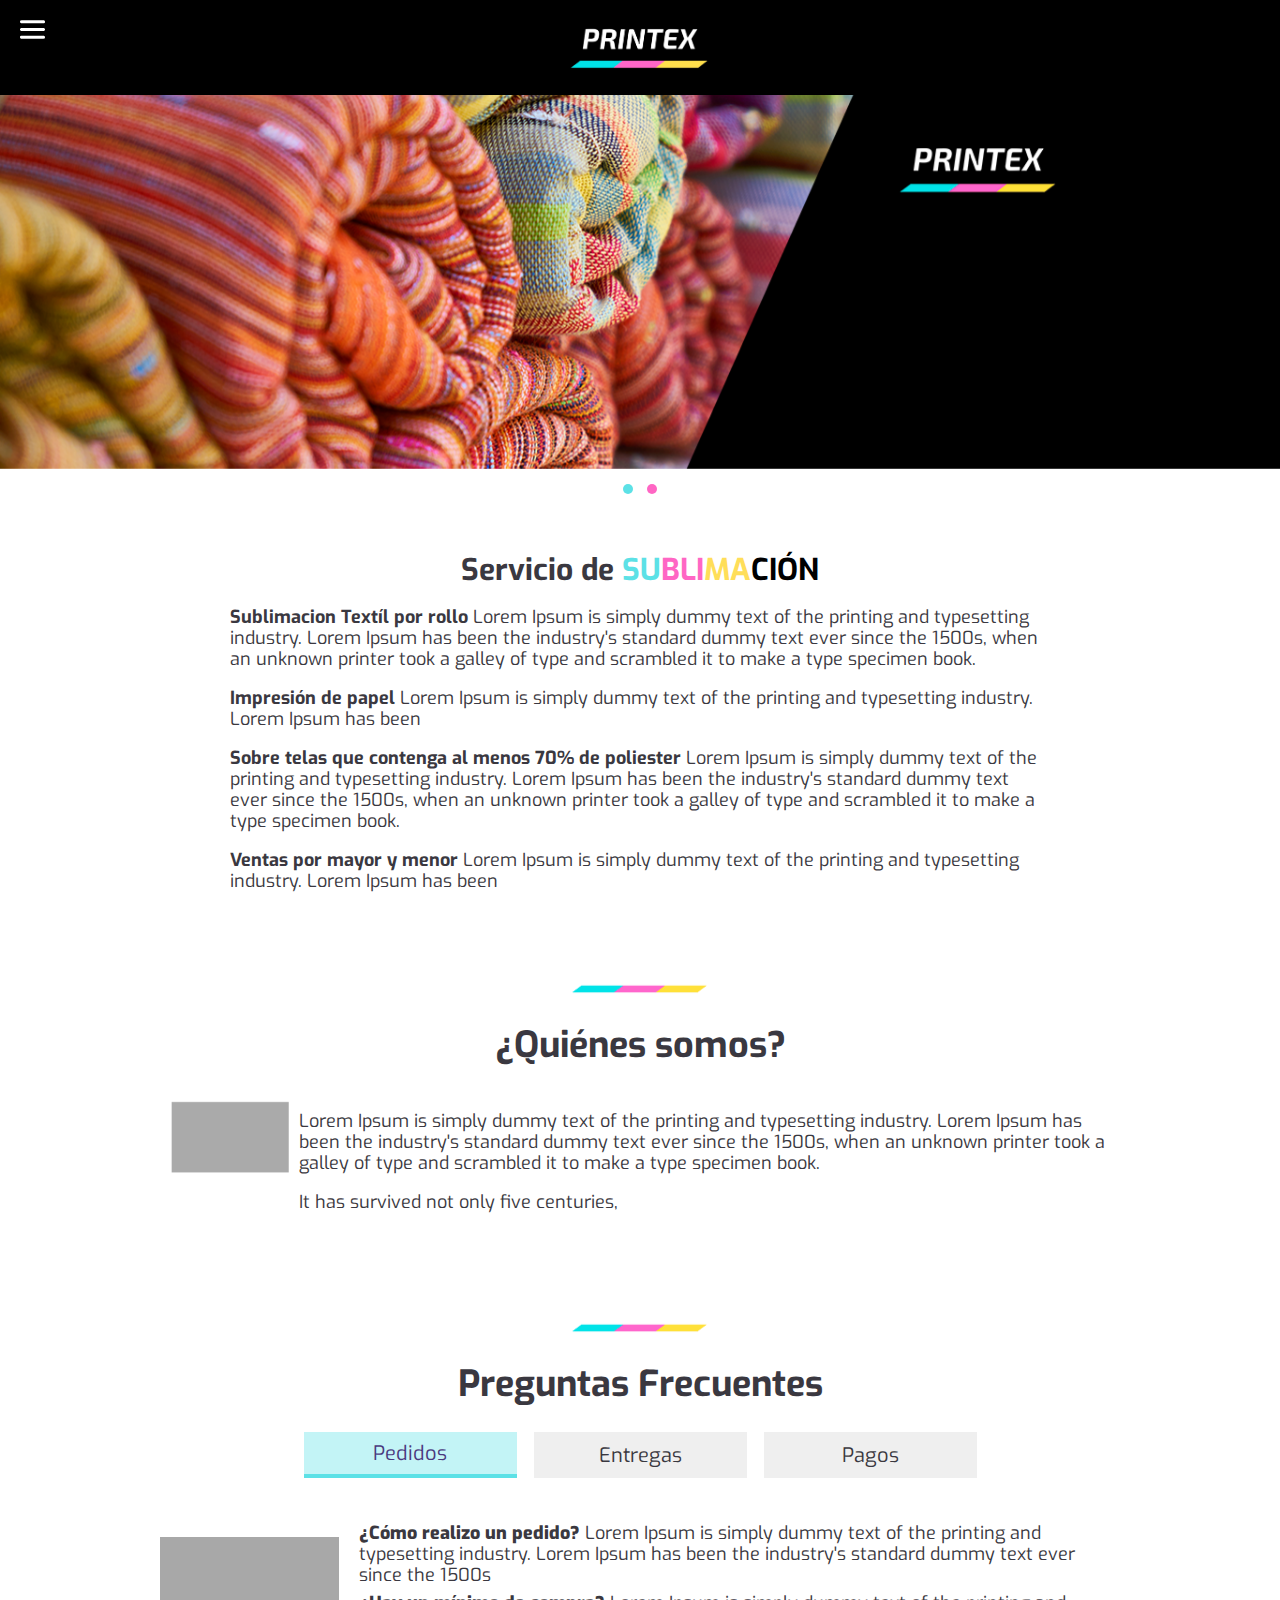
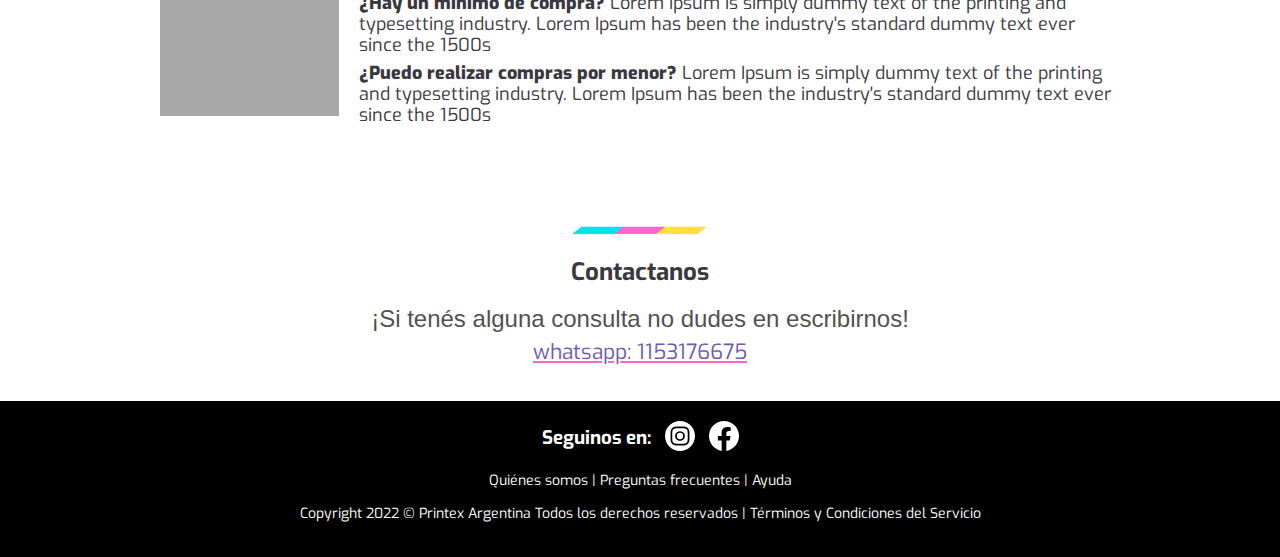
<file: index.html>
<!DOCTYPE html>
<html lang="en">
<head>
    <meta charset="UTF-8">
    <meta name="viewport" content="width=device-width, initial-scale=1.0">
    <link rel="preconnect" href="https://fonts.googleapis.com">
    <link rel="preconnect" href="https://fonts.gstatic.com" crossorigin>
    <link href="https://fonts.googleapis.com/css2?family=Exo:ital,wght@0,300;0,400;1,800&display=swap" rel="stylesheet">
    <title>Printex</title>
    <meta name="description" content="">
    <meta name="keywords" content="">
    <meta property="og:title" content="Printex" /><!-- TITULO -->
    <meta property="og:description" content="" />
    <meta name="theme-color" content="#000000">
    <meta property="og:image" content="#" />    
    <meta property="og:image:secure_url" content="#" /> <!-- IMAGEN -->
    <meta property="og:image:type" content="image/jpg" />

    <script src="js/jquery.min.js"></script>
    <script src="js/owl.carousel.min.js"></script>
    <link rel="stylesheet" href="estilos/owl.carousel.min.css">
    <link rel="stylesheet" href="estilos/owl.theme.default.css">
    <link href="estilos/estilos.css" rel="stylesheet" />
</head>
<body>
<header id="inicioBringo">
    <div class="flex_container border-box">
        <!-- <div class="content_download"><a href="#downloadApp">Descargar App</a></div>-->
        <div id="logo_content"><a href="index.html"><h1>Printex</h1></a></div>
        <div class="content_nav">
        <nav>
            <ul>
                <li>
                    <a href="#quienesSomos">¿Quiénes Somos?</a>
                </li>
                <li>
                    <a href="#preguntasFrecuentes">Preguntas frecuentes</a>
                </li>
                <li>
                    <a href="#contacto">Contacto</a>
                </li>
            </ul>
        </nav>
        </div>
    </div>


    <div class="menu_mobile">
        <div class="content_header_mobile">
            <div class="content_btn-burger">
                <div id="menu-open"><img src="images/btn_mobile.png" alt="Menú movile abrir" /></div>
                <div id="menu-closed"><img src="images/btn_mobile_closed.png" alt="Menú movile cerrar" /></div>
            </div>
            <div id="content-logo_mobile"><a href="index.html"><h1>Printex</h1></a></div>
        </div>
        <div class="content_nav_mobile">
                <ul class="border-box">
                    <li>
                        <a href="#quienesSomos">¿Quiénes Somos?</a>
                    </li>
                    <li>
                        <a href="#preguntasFrecuentes">Preguntas frecuentes</a>
                    </li>
                    <li>
                        <a href="#contacto">Contacto</a>
                    </li>
                </ul>
        </div>
    </div>
</header>


<div class="owl-carousel owl-theme slider_principal">
    <div>    
    <picture>
        <source media="only screen and (min-width: 1px) and (max-width:640px)" srcset="images/slider_bringo_web_mob_1.png" />
        <img src="images/slider_bringo_web_desk_1.png" class="full-w" alt="Slider principal antes era 460" />
    </picture>
    </div>
    <div>    
    <picture>
        <source media="only screen and (min-width: 1px) and (max-width:640px)" srcset="images/slider_bringo_web_mob_2.png" />
        <img src="images/slider_bringo_web_desk_2.png" class="full-w" alt="Slider principal antes era 460" />
    </picture>
    </div>
</div>

<main class="border-box">
    <section id="downloadApp" class="content_medium pt-30">
        <h1>Servicio de <span class="partUno">SU</span><span class="partDos">BLI</span><span class="partTres">MA</span><span class="partCuatro">CIÓN</span></h1>
        <div class="align-left">
                <p class="text-description"><strong>Sublimacion Textíl por rollo</strong> Lorem Ipsum is simply dummy text of the printing and typesetting industry. Lorem Ipsum has been the industry's standard dummy text ever since the 1500s, when an unknown printer took a galley of type and scrambled it to make a type specimen book.</p>
                <p class="text-description"><strong>Impresión de papel</strong> Lorem Ipsum is simply dummy text of the printing and typesetting industry. Lorem Ipsum has been</p>
                <p class="text-description"><strong>Sobre telas que contenga al menos 70% de poliester</strong> Lorem Ipsum is simply dummy text of the printing and typesetting industry. Lorem Ipsum has been the industry's standard dummy text ever since the 1500s, when an unknown printer took a galley of type and scrambled it to make a type specimen book.</p>
                <p class="text-description"><strong>Ventas por mayor y menor</strong> Lorem Ipsum is simply dummy text of the printing and typesetting industry. Lorem Ipsum has been</p>
            </div>
        <!--
        <div class="items_center mt-40">
        <div class="owl-carousel owl-theme slider_items">
            <div class="block_items">
                <img src="images/entrega_icon.webp" alt="">
                <p class="text-bold">Sublimacion Textíl por rollo</p>
            </div>
            <div class="block_items">
                <img src="images/asistente_icon.webp" alt="">
                <p class="text-bold">Impresión de papel</p>
                
            </div>
            <div class="block_items">
                <img src="images/precios_icon.webp" alt="">
                <p class="text-bold">Sobre telas</p>
                <p class="text-small">En telas que contenga al menos 70% de poliester</p>
            </div>
            <div class="block_items">
                <img src="images/promos_icon.webp" alt="">
                <p class="text-bold">Ventas por mayor y menor</p>
            </div>
        </div>
        </div>
        -->

        
    </section>

    <section id="quienesSomos" class="content_large pt-30">
        <img src="images/pattern_2.png" alt="background partner" style="display:block; margin: 0 auto;width: calc(282px / 2);"/>
        <h2>¿Quiénes somos?</h2>
        <div class="d-flex">
            <div><img src="images/quienes_somos.png" class="w-360" alt="Ilustración para descripción del item quiénes somos"></div>
            <div class="align-left">
                <p class="text-description">Lorem Ipsum is simply dummy text of the printing and typesetting industry. Lorem Ipsum has been the industry's standard dummy text ever since the 1500s, when an unknown printer took a galley of type and scrambled it to make a type specimen book.</p>
                <p class="text-description">It has survived not only five centuries,</p>
            </div>
        </div>

    </section>

    <section id="preguntasFrecuentes" class="content_large pt-30">
        <img src="images/pattern_2.png" alt="background partner" style="display:block; margin: 0 auto;width: calc(282px / 2);"/>
        <h2>Preguntas Frecuentes</h2>

        <div class="d-flex items_center small-medium tabsButton mb-30">
          <button class="tablinks oneColor active" onclick="prefuntasFrecuentes(event, 'pedidos')">Pedidos</button>
          <button class="tablinks twoColor" onclick="prefuntasFrecuentes(event, 'entregas')">Entregas</button>
          <button class="tablinks threeColor" onclick="prefuntasFrecuentes(event, 'pagos')">Pagos</button>
        </div>

        <div id="pedidos" class="tabcontent" style="display: block;">
            <div>
                <div>
                    <img src="images/bringo_mapa_caba_2.png" alt="" />
                </div>
                <div>
                  <p class="pf-description"><span class="bold_zona-text">¿Cómo realizo un pedido?</span> Lorem Ipsum is simply dummy text of the printing and typesetting industry. Lorem Ipsum has been the industry's standard dummy text ever since the 1500s</p>
                  <p class="pf-description"><span class="bold_zona-text">¿Hay un mínimo de compra?</span> Lorem Ipsum is simply dummy text of the printing and typesetting industry. Lorem Ipsum has been the industry's standard dummy text ever since the 1500s</p>
                  <p class="pf-description"><span class="bold_zona-text">¿Puedo realizar compras por menor?</span> Lorem Ipsum is simply dummy text of the printing and typesetting industry. Lorem Ipsum has been the industry's standard dummy text ever since the 1500s</p>
                </div> 
            </div>
        </div>
        <div id="entregas" class="tabcontent" style="display: none;" >
          <p class="pf-description"><span class="bold_zona-text">¿Tiempos de entrega?</span>Lorem Ipsum is simply dummy text of the printing and typesetting industry. Lorem Ipsum has been the industry's standard dummy text ever since the 1500s</p>
          <p class="pf-description"><span class="bold_zona-text">¿Cobertura disponible?</span> Lorem Ipsum is simply dummy text of the printing and typesetting industry. Lorem Ipsum has been the industry's standard dummy text ever since the 1500s</p>
          <p class="pf-description"><span class="bold_zona-text">¿Costos de entrega?</span> Lorem Ipsum is simply dummy text of the printing and typesetting industry. Lorem Ipsum has been the industry's standard dummy text ever since the 1500s</p>
          <p class="pf-description"><span class="bold_zona-text">¿Hacen devoluciones?</span> Lorem Ipsum is simply dummy text of the printing and typesetting industry. Lorem Ipsum has been the industry's standard dummy text ever since the 1500s</p>
        </div>

        <div id="pagos" class="tabcontent" style="display: none;" >
          <p class="pf-description"><span class="bold_zona-text">¿Medios de pagos disponible?</span> Lorem Ipsum is simply dummy text of the printing and typesetting industry. Lorem Ipsum has been the industry's standard dummy text ever since the 1500s</p>
        </div>
    </section>

</main>
<section class="content_contacto pt-30">
        <div id="contacto" class="content_large align-center">
            <img src="images/pattern_2.png" alt="background partner" style="display:block; margin: 0 auto;width: calc(282px / 2);"/>
            <h2 style="margin: 15px 0px 10px; font-size: 24px;">Contactanos</h2>
            <p style="color:#515151;font-size: 24px;margin: 15px 0 5px;font-family: 'Ubuntu-light', sans-serif;">¡Si tenés alguna consulta no dudes en escribirnos!</p>
            <p style="font-size: 21px;margin: 0 0 5px;font-family: 'Ubuntu-light', sans-serif;"><a href="https://wa.me/1153176675" target="_blank" title="Número de contacto" style="color: #ff66c4;"><span style="color: #6E5BAE;">whatsapp: 1153176675</span></a></p>
        </div>
</section>
<div class="ScrollTopBtn"><a href="#inicioBringo"><img src="images/upScroll.png" alt="Botón subir al inicio"></a></div>
<footer>

<div class="social_media_icons">
    <ul>
        <li><h3>Seguinos en:</h3></li>
        <li><a href="https://www.facebook.com/PRINTEXDG/" target="_blank"><svg xmlns="http://www.w3.org/2000/svg" xmlns:xlink="http://www.w3.org/1999/xlink" version="1.1" id="Capa_1" x="0px" y="0px" viewBox="0 0 80 80" style="enable-background:new 0 0 80 80;fill: #ffffff;width: 30px;height: 30px;" xml:space="preserve"><g><circle class="st0" cx="40" cy="40" r="8.4"/><path class="st0" d="M59.63,25.15c-0.46-1.18-1-2.01-1.88-2.9c-0.88-0.88-1.72-1.43-2.9-1.88c-0.89-0.34-2.22-0.76-4.68-0.87   c-2.66-0.12-3.45-0.15-10.18-0.15c-6.72,0-7.52,0.03-10.18,0.15c-2.46,0.11-3.79,0.52-4.68,0.87c-1.18,0.46-2.01,1-2.9,1.88   c-0.88,0.88-1.43,1.72-1.88,2.9c-0.34,0.89-0.76,2.22-0.87,4.68c-0.12,2.66-0.15,3.45-0.15,10.18s0.03,7.52,0.15,10.18   c0.11,2.46,0.52,3.79,0.87,4.68c0.46,1.18,1,2.01,1.88,2.9c0.88,0.88,1.72,1.43,2.9,1.88c0.89,0.34,2.22,0.76,4.68,0.87   c2.66,0.12,3.45,0.15,10.18,0.15s7.52-0.03,10.18-0.15c2.46-0.11,3.79-0.52,4.68-0.87c1.18-0.46,2.01-1,2.9-1.88   c0.88-0.88,1.43-1.72,1.88-2.9c0.34-0.89,0.76-2.22,0.87-4.68c0.12-2.66,0.15-3.45,0.15-10.18s-0.03-7.52-0.15-10.18   C60.39,27.37,59.98,26.03,59.63,25.15z M40,52.93c-7.14,0-12.93-5.79-12.93-12.93c0-7.14,5.79-12.93,12.93-12.93   c7.14,0,12.93,5.79,12.93,12.93C52.93,47.14,47.14,52.93,40,52.93z"/><path class="st0" d="M40,0C17.91,0,0,17.91,0,40c0,22.09,17.91,40,40,40c22.09,0,40-17.91,40-40C80,17.91,62.09,0,40,0z    M65.03,50.38c-0.12,2.68-0.55,4.51-1.17,6.11c-0.64,1.66-1.5,3.06-2.9,4.46c-1.4,1.4-2.8,2.26-4.46,2.9   c-1.6,0.62-3.43,1.05-6.11,1.17c-2.69,0.12-3.54,0.15-10.38,0.15s-7.7-0.03-10.38-0.15c-2.68-0.12-4.51-0.55-6.11-1.17   c-1.66-0.64-3.06-1.5-4.46-2.9c-1.4-1.4-2.26-2.8-2.9-4.46c-0.62-1.6-1.05-3.43-1.17-6.11c-0.12-2.69-0.15-3.54-0.15-10.38   c0-6.84,0.03-7.7,0.15-10.38c0.12-2.68,0.55-4.51,1.17-6.11c0.64-1.66,1.5-3.06,2.9-4.46c1.4-1.4,2.8-2.26,4.46-2.9   c1.6-0.62,3.43-1.05,6.11-1.17c2.69-0.12,3.54-0.15,10.38-0.15s7.7,0.03,10.38,0.15c2.68,0.12,4.51,0.55,6.11,1.17   c1.66,0.64,3.06,1.5,4.46,2.9c1.4,1.4,2.26,2.8,2.9,4.46c0.62,1.6,1.05,3.43,1.17,6.11c0.12,2.69,0.15,3.54,0.15,10.38   C65.19,46.84,65.16,47.7,65.03,50.38z"/></g></svg></a></li>
        <li><a href="https://www.instagram.com/printex.sublimaciones/" target="_blank"><svg xmlns="http://www.w3.org/2000/svg" xmlns:xlink="http://www.w3.org/1999/xlink" version="1.1" id="Capa_1" x="0px" y="0px" viewBox="0 0 80 80" style="enable-background:new 0 0 80 80;fill: #ffffff;width: 30px;height: 30px;" xml:space="preserve"><path class="st0" d="M80,40.24c0-22.09-17.91-40-40-40s-40,17.91-40,40c0,19.97,14.63,36.51,33.75,39.51V51.81H23.59V40.24h10.16  v-8.81c0-10.03,5.97-15.56,15.11-15.56c4.38,0,8.95,0.78,8.95,0.78v9.84h-5.04c-4.97,0-6.52,3.08-6.52,6.25v7.5h11.09l-1.77,11.56  h-9.32v27.95C65.37,76.76,80,60.21,80,40.24z"/></svg></a></li>
    </ul>
</div>

    
<p><a href="#quienesSomos">Quiénes somos</a> | <a href="#preguntasFrecuentes">Preguntas frecuentes</a> | <a href="#contacto">Ayuda</a></p>
<p>Copyright 2022 © Printex Argentina Todos los derechos reservados | Términos y Condiciones del Servicio</p>

</footer>

<script type="text/javascript">

$('.slider_principal').owlCarousel({
    loop:true,
    margin: 0,
    items:1,
    dot: true,
    nav:false,
});

$('.slider_items').owlCarousel({
    stagePadding: 0,
    loop:true,
    margin:20,
    items:4,
    nav:true,
    responsiveClass:true,
    responsive:{
        0:{
            items:1,
            nav:false
        },
        640:{
            items:3,
            nav:false
        },
        1000:{
            items:4,
            nav:true,
            loop:false
        }
    }
});



function prefuntasFrecuentes(evt, tabOption) {

  let tabcontent = document.getElementsByClassName("tabcontent");
  for (let i = 0; i < tabcontent.length; i++) {
    tabcontent[i].style.display = "none";
  }
  let tablinks = document.getElementsByClassName("tablinks");
  for (let i = 0; i < tablinks.length; i++) {
    tablinks[i].className = tablinks[i].className.replace(" active", "");
  }
  document.getElementById(tabOption).style.display = "block";
  evt.currentTarget.className += " active";
}



let estado;
let activodiv;


let acumError = 0;
let campos_correctos;

let btn_movile_open = document.getElementById('menu-open');
let btn_movile_closed = document.getElementById('menu-closed');
let menu_mobile = document.querySelector('.content_nav_mobile');
let menu_mobile_li = menu_mobile.querySelectorAll('ul li');
let tagBody = document.getElementsByTagName('body')[0];
let tagHtml = document.getElementsByTagName('html')[0];
let btnScrollTop = document.querySelectorAll('.ScrollTopBtn')[0];

btn_movile_open.onclick = function(){
    btn_movile_closed.style.display = 'block';
    btn_movile_open.style.display = 'none';
    menu_mobile.style.top = '0';
    menu_mobile.style.visibility= 'visible';
    tagBody.style.overflow = 'hidden';
}

btn_movile_closed.onclick = function(){
    btn_movile_closed.style.display = '';
    menu_mobile.style.visibility= 'hidden';
    menu_mobile.style.top = '-100vh';
    btn_movile_open.style.display = 'block';
    tagBody.style.overflow = '';
}


for( let miLink of menu_mobile_li){
    let li_a = miLink.getElementsByTagName('a')[0];

    li_a.onclick = function(){
    btn_movile_closed.style.display = '';
    menu_mobile.style.visibility= 'hidden';
    menu_mobile.style.top = '-100vh';
    tagBody.style.overflow = '';
    btn_movile_open.style.display = 'block';
        
    }
}


let activScrollTop = 80;

window.onscroll = function() {
    let miUbicacionInicial = tagHtml.scrollTop;
    if( miUbicacionInicial >= activScrollTop){
        btnScrollTop.className = "ScrollTopBtn active";

    }else{
        btnScrollTop.className = "ScrollTopBtn";

    };
}

</script>
</body>
</html>
</file>
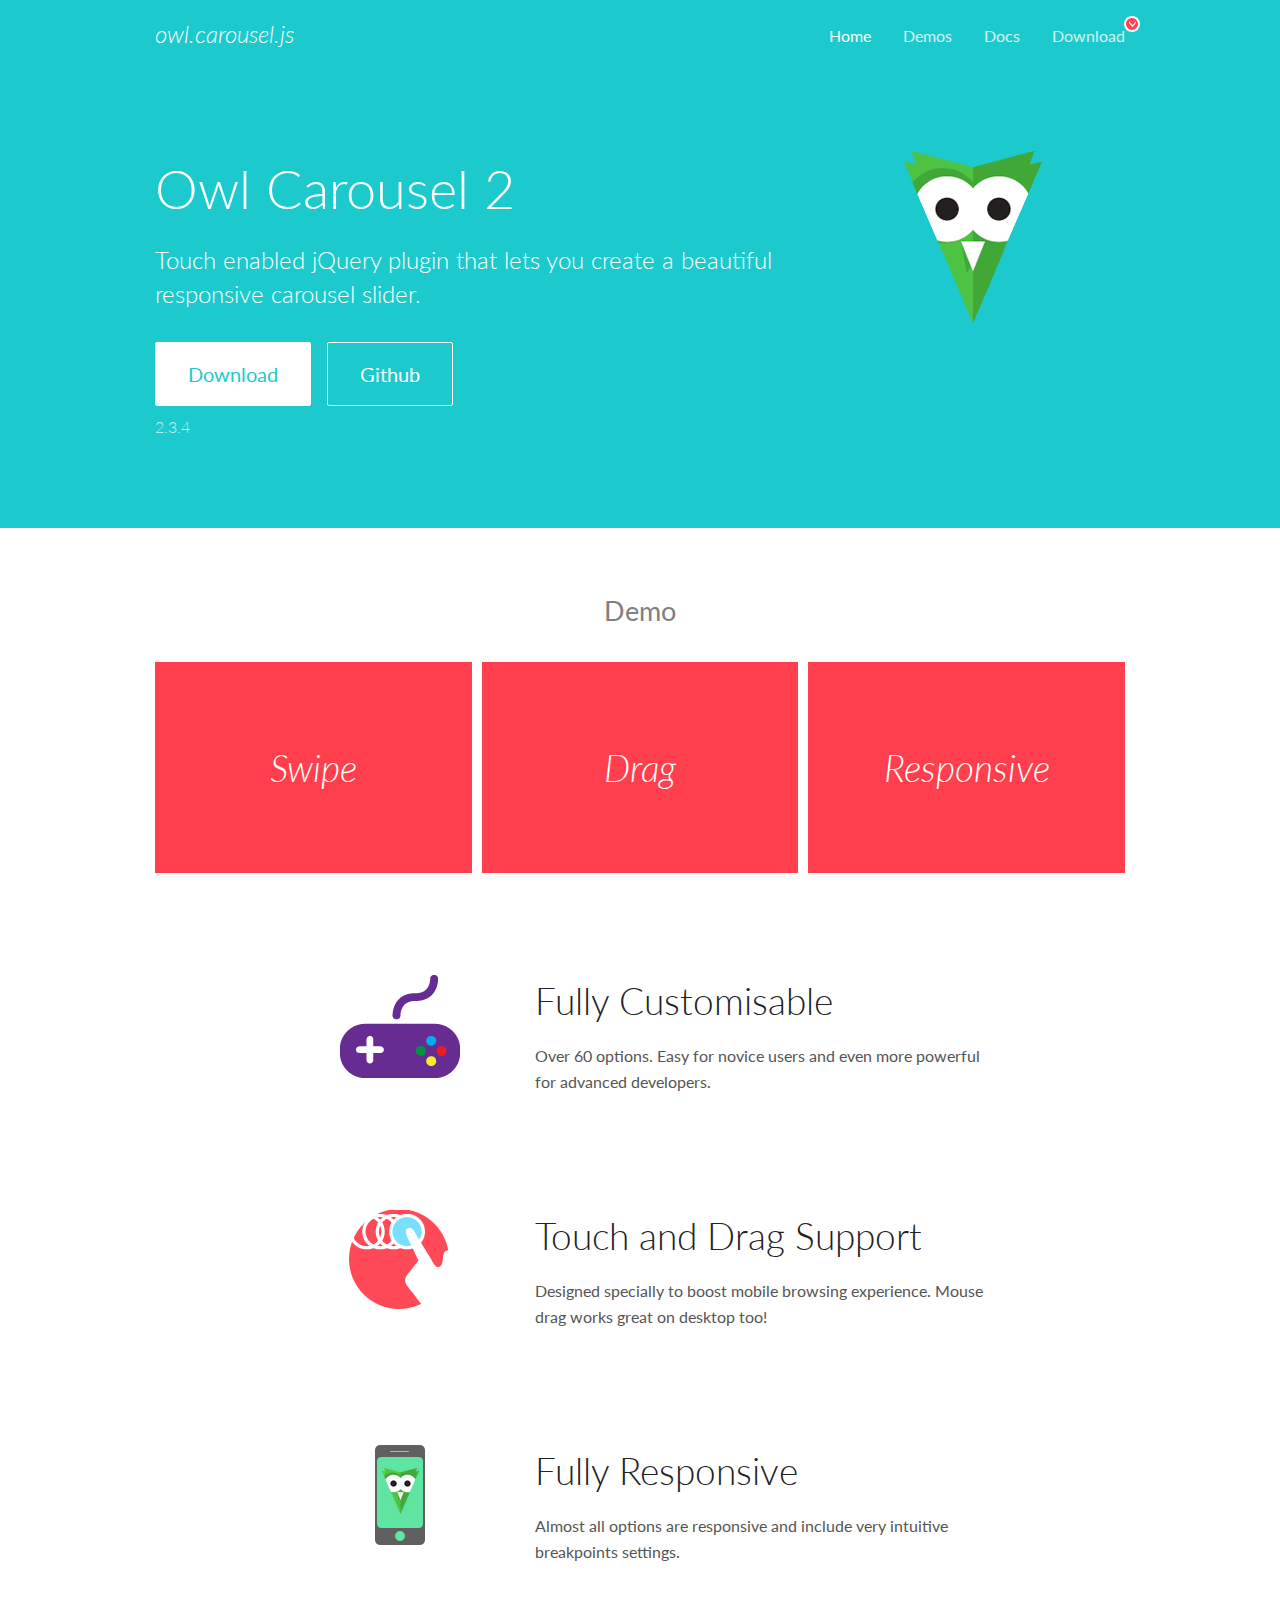
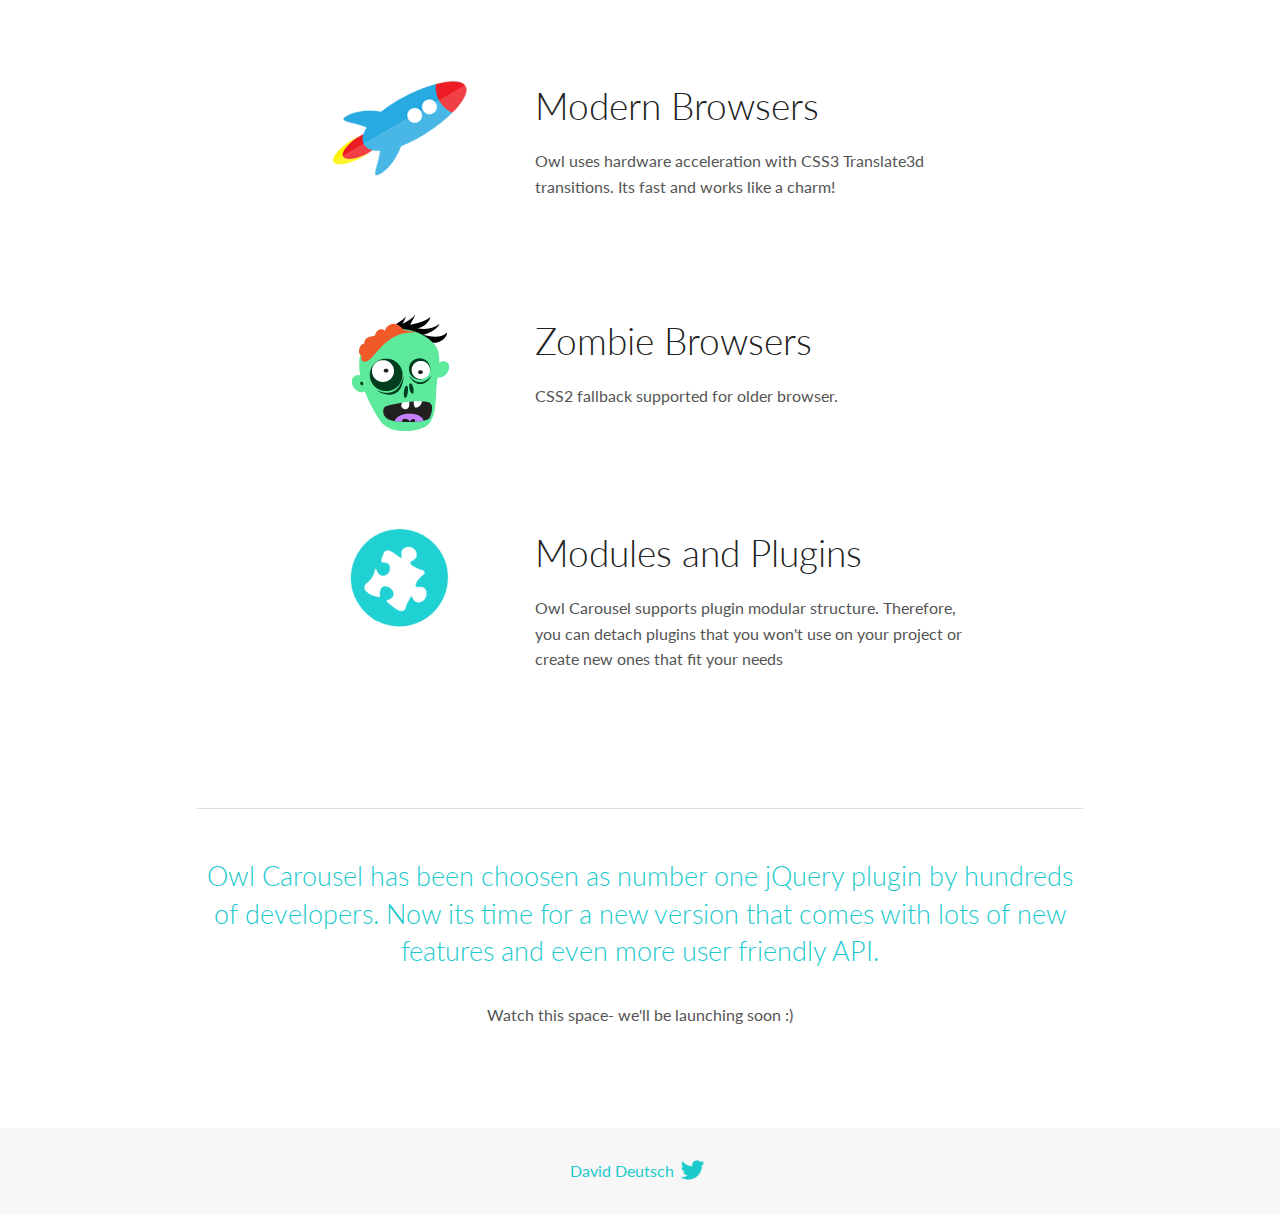
<file: js/OwlCarousel2-2.3.4/docs/index.html>
<!DOCTYPE html>
<html lang="en">
  <head>

    <!-- head -->
    <meta charset="utf-8">
    <meta name="msapplication-tap-highlight" content="no" />
    <meta name="viewport" content="width=device-width, initial-scale=1.0" />
    <meta name="description" content="Touch enabled jQuery plugin that lets you create beautiful responsive carousel slider.">
    <meta name="author" content="David Deutsch">
    <title>
      Home | Owl Carousel | 2.3.4
    </title>

    <!-- Stylesheets -->
    <link href='https://fonts.googleapis.com/css?family=Lato:300,400,700,400italic,300italic' rel='stylesheet' type='text/css'>
    <link rel="stylesheet" href="assets/css/docs.theme.min.css">

    <!-- Owl Stylesheets -->
    <link rel="stylesheet" href="assets/owlcarousel/assets/owl.carousel.min.css">
    <link rel="stylesheet" href="assets/owlcarousel/assets/owl.theme.default.min.css">

    <!-- HTML5 shim and Respond.js IE8 support of HTML5 elements and media queries -->

    <!--[if lt IE 9]>
      <script src="https://oss.maxcdn.com/libs/html5shiv/3.7.0/html5shiv.js"></script>
      <script src="https://oss.maxcdn.com/libs/respond.js/1.3.0/respond.min.js"></script>
    <![endif]-->

    <!-- Favicons -->
    <link rel="apple-touch-icon-precomposed" sizes="144x144" href="assets/ico/apple-touch-icon-144-precomposed.png">
    <link rel="shortcut icon" href="assets/ico/favicon.png">
    <link rel="shortcut icon" href="favicon.ico">

    <!-- Yeah i know js should not be in header. Its required for demos.-->

    <!-- javascript -->
    <script src="assets/vendors/jquery.min.js"></script>
    <script src="assets/owlcarousel/owl.carousel.js"></script>
  </head>
  <body>

    <!-- header -->
    <header class="header">
      <div class="row">
        <div class="large-12 columns">
          <div class="brand left">
            <h3>
              <a href="/OwlCarousel2/">owl.carousel.js</a> 
            </h3>
          </div>
          <a id="toggle-nav" class="right">
            <span></span> <span></span> <span></span> 
          </a> 
          <div class="nav-bar">
            <ul class="clearfix">
              <li class="active">
                <a href="/OwlCarousel2/index.html">Home</a> 
              </li>
              <li> <a href="/OwlCarousel2/demos/demos.html">Demos</a>  </li>
              <li> <a href="/OwlCarousel2/docs/started-welcome.html">Docs</a>  </li>
              <li>
                <a href="https://github.com/OwlCarousel2/OwlCarousel2/archive/2.3.4.zip">Download</a> 
                <span class="download"></span> 
              </li>
            </ul>
          </div>
        </div>
      </div>
    </header>

    <!-- home panel -->
    <section id="hero">
      <div class="row">
        <div class="large-8 medium-8 columns">
          <h1>Owl Carousel 2</h1>
          <h4>Touch enabled jQuery plugin that lets you create a beautiful responsive carousel slider.</h4>
          <a href="https://github.com/OwlCarousel2/OwlCarousel2/archive/2.3.4.zip" class="hero-button">Download</a> 
          <a href="https://github.com/OwlCarousel2/OwlCarousel2" class="hero-button outline">Github</a> 
          <p>2.3.4</p>
        </div>
        <div class="large-4 medium-4 columns">
          <img class="owl-logo" src="assets/img/owl-logo.png" alt="mr. Owl">
        </div>
      </div>
    </section>

    <!-- body -->
    <div class="home-demo">
      <div class="row">
        <div class="large-12 columns">
          <h3>Demo</h3>
          <div class="owl-carousel">
            <div class="item">
              <h2>Swipe</h2>
            </div>
            <div class="item">
              <h2>Drag</h2>
            </div>
            <div class="item">
              <h2>Responsive</h2>
            </div>
            <div class="item">
              <h2>CSS3</h2>
            </div>
            <div class="item">
              <h2>Fast</h2>
            </div>
            <div class="item">
              <h2>Easy</h2>
            </div>
            <div class="item">
              <h2>Free</h2>
            </div>
            <div class="item">
              <h2>Upgradable</h2>
            </div>
            <div class="item">
              <h2>Tons of options</h2>
            </div>
            <div class="item">
              <h2>Infinity</h2>
            </div>
            <div class="item">
              <h2>Auto Width</h2>
            </div>
          </div>
        </div>
      </div>
    </div>
    <script>
      var owl = $('.owl-carousel');
      owl.owlCarousel({
        margin: 10,
        loop: true,
        responsive: {
          0: {
            items: 1
          },
          600: {
            items: 2
          },
          1000: {
            items: 3
          }
        }
      })
    </script>

    <!-- features -->
    <div id="features">
      <div class="row">
        <div class="small-12 medium-9 small-centered columns">
          <section class="row feature">
            <div class="medium-4 small-12 columns">
              <img src="assets/img/feature-options.png" alt="">
            </div>
            <div class="medium-8 small-12 columns">
              <h2>Fully Customisable</h2>
              <p>Over 60 options. Easy for novice users and even more powerful for advanced developers.</p>
            </div>
          </section>
          <section class="row feature">
            <div class="medium-4 small-12 columns">
              <img src="assets/img/feature-drag.png" alt="">
            </div>
            <div class="medium-8 small-12 columns">
              <h2>Touch and Drag Support</h2>
              <p>Designed specially to boost mobile browsing experience. Mouse drag works great on desktop too!</p>
            </div>
          </section>
          <section class="row feature">
            <div class="medium-4 small-12 columns">
              <img src="assets/img/feature-responsive.png" alt="">
            </div>
            <div class="medium-8 small-12 columns">
              <h2>Fully Responsive</h2>
              <p>Almost all options are responsive and include very intuitive breakpoints settings.</p>
            </div>
          </section>
          <section class="row feature">
            <div class="medium-4 small-12 columns">
              <img src="assets/img/feature-modern.png" alt="">
            </div>
            <div class="medium-8 small-12 columns">
              <h2>Modern Browsers</h2>
              <p>Owl uses hardware acceleration with CSS3 Translate3d transitions. Its fast and works like a charm! </p>
            </div>
          </section>
          <section class="row feature">
            <div class="medium-4 small-12 columns">
              <img src="assets/img/feature-zombie.png" alt="">
            </div>
            <div class="medium-8 small-12 columns">
              <h2>Zombie Browsers</h2>
              <p>CSS2 fallback supported for older browser.</p>
            </div>
          </section>
          <section class="row feature">
            <div class="medium-4 small-12 columns">
              <img src="assets/img/feature-module.png" alt="">
            </div>
            <div class="medium-8 small-12 columns">
              <h2>Modules and Plugins</h2>
              <p>Owl Carousel supports plugin modular structure. Therefore, you can detach plugins that you won&#x27;t use on your project or create new ones that fit your needs</p>
            </div>
          </section>
        </div>
      </div>
    </div>

    <!-- footer -->
    <section id="teaser-text">
      <div class="row">
        <div class="small-12 medium-11 small-centered columns">
          <hr>
          <h3 id="owl-carousel-has-been-choosen-as-number-one-jquery-plugin-by-hundreds-of-developers-now-its-time-for-a-new-version-that-comes-with-lots-of-new-features-and-even-more-user-friendly-api-">Owl Carousel has been choosen as number one jQuery plugin by hundreds of developers. Now its time for a new version that comes with lots of new features and even more user friendly API.</h3>
          <p>Watch this space- we&#39;ll be launching soon :)</p>
        </div>
      </div>
    </section>

    <!-- footer -->
    <footer class="footer">
      <div class="row">
        <div class="large-12 columns">
          <h5>
            <a href="/OwlCarousel2/docs/support-contact.html">David Deutsch</a> 
            <a id="custom-tweet-button" href="https://twitter.com/share?url=https://github.com/OwlCarousel2/OwlCarousel2&text=Owl Carousel - This is so awesome! " target="_blank"></a> 
          </h5>
        </div>
      </div>
    </footer>

    <!-- vendors -->
    <script src="assets/vendors/highlight.js"></script>
    <script src="assets/js/app.js"></script>
  </body>
</html>
</file>
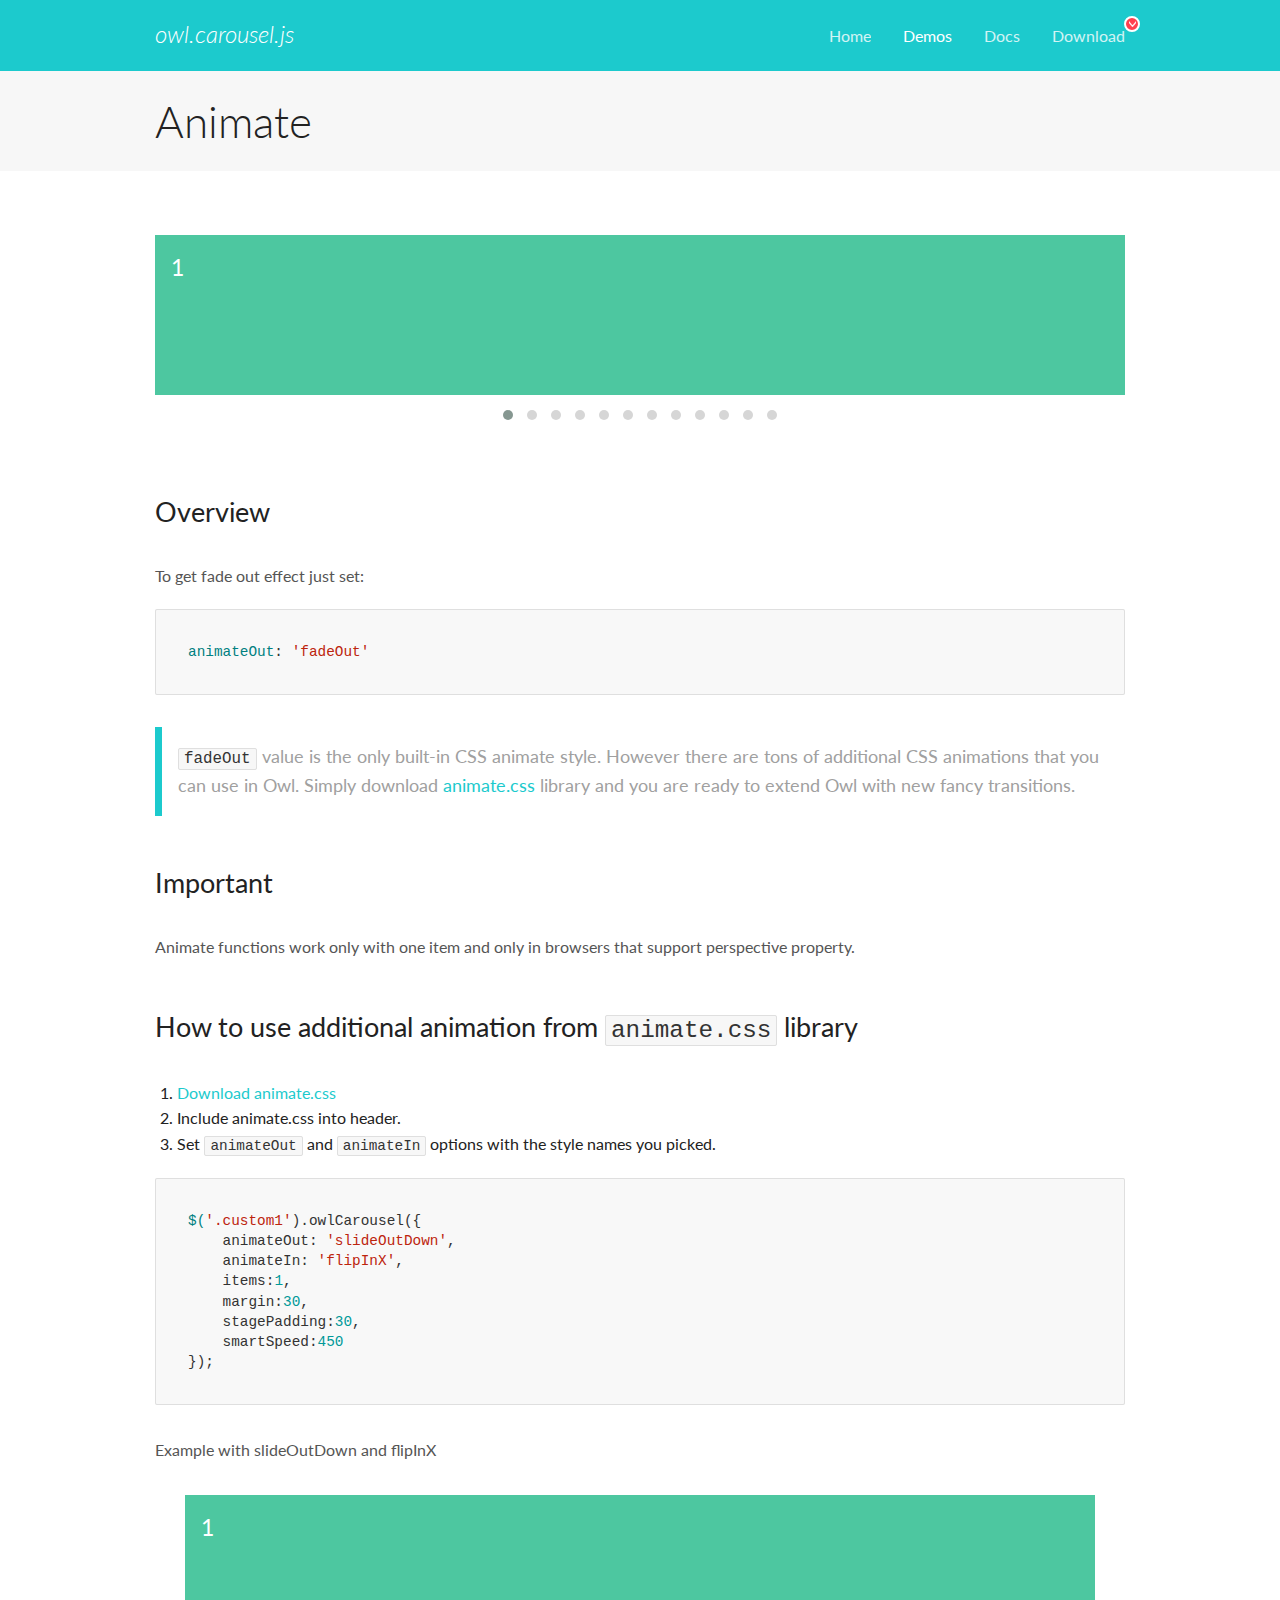
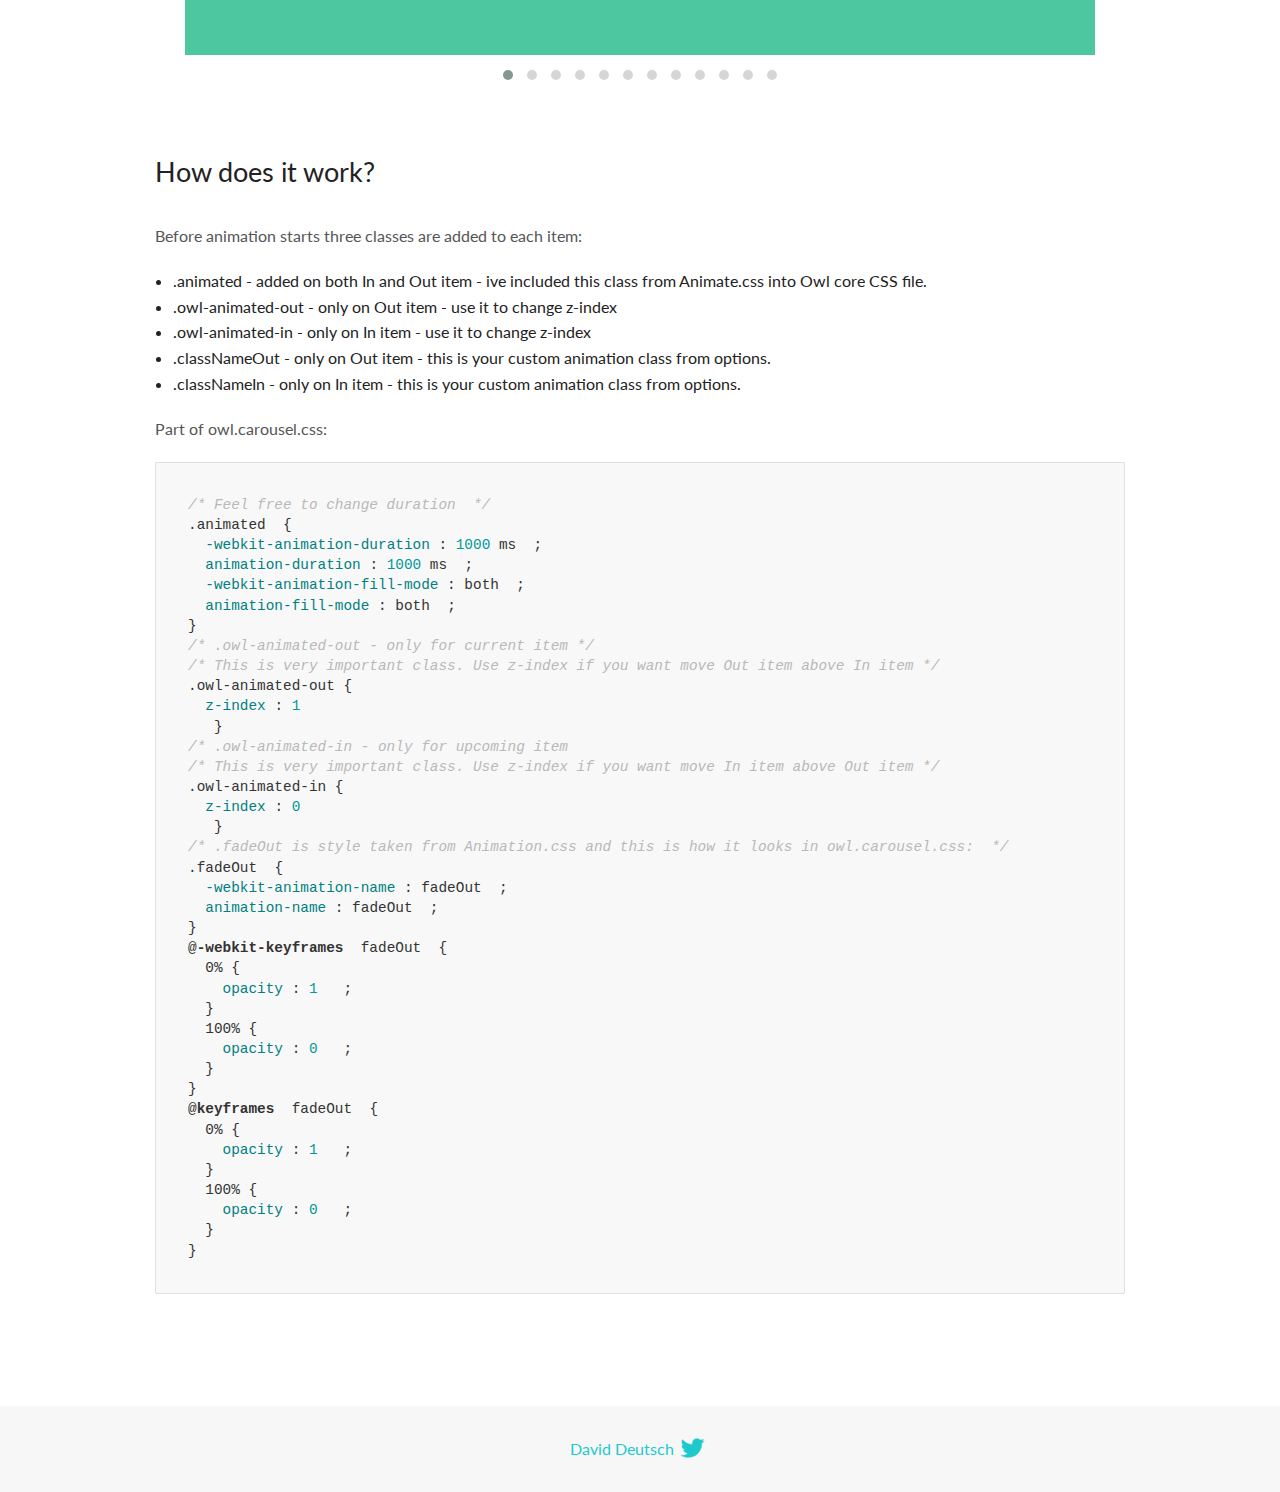
<file: js/OwlCarousel2-2.3.4/docs/demos/animate.html>
<!DOCTYPE html>
<html lang="en">
  <head>

    <!-- head -->
    <meta charset="utf-8">
    <meta name="msapplication-tap-highlight" content="no" />
    <meta name="viewport" content="width=device-width, initial-scale=1.0" />
    <meta name="description" content="Animate carousel">
    <meta name="author" content="David Deutsch">
    <title>
      Animate Demo | Owl Carousel | 2.3.4
    </title>

    <!-- Stylesheets -->
    <link href='https://fonts.googleapis.com/css?family=Lato:300,400,700,400italic,300italic' rel='stylesheet' type='text/css'>
    <link rel="stylesheet" href="../assets/css/docs.theme.min.css">

    <!-- Owl Stylesheets -->
    <link rel="stylesheet" href="../assets/owlcarousel/assets/owl.carousel.min.css">
    <link rel="stylesheet" href="../assets/owlcarousel/assets/owl.theme.default.min.css">

    <!-- HTML5 shim and Respond.js IE8 support of HTML5 elements and media queries -->

    <!--[if lt IE 9]>
      <script src="https://oss.maxcdn.com/libs/html5shiv/3.7.0/html5shiv.js"></script>
      <script src="https://oss.maxcdn.com/libs/respond.js/1.3.0/respond.min.js"></script>
    <![endif]-->

    <!-- Favicons -->
    <link rel="apple-touch-icon-precomposed" sizes="144x144" href="../assets/ico/apple-touch-icon-144-precomposed.png">
    <link rel="shortcut icon" href="../assets/ico/favicon.png">
    <link rel="shortcut icon" href="favicon.ico">

    <!-- Yeah i know js should not be in header. Its required for demos.-->

    <!-- javascript -->
    <script src="../assets/vendors/jquery.min.js"></script>
    <script src="../assets/owlcarousel/owl.carousel.js"></script>
  </head>
  <body>

    <!-- header -->
    <header class="header">
      <div class="row">
        <div class="large-12 columns">
          <div class="brand left">
            <h3>
              <a href="/OwlCarousel2/">owl.carousel.js</a> 
            </h3>
          </div>
          <a id="toggle-nav" class="right">
            <span></span> <span></span> <span></span> 
          </a> 
          <div class="nav-bar">
            <ul class="clearfix">
              <li> <a href="/OwlCarousel2/index.html">Home</a>  </li>
              <li class="active">
                <a href="/OwlCarousel2/demos/demos.html">Demos</a> 
              </li>
              <li> <a href="/OwlCarousel2/docs/started-welcome.html">Docs</a>  </li>
              <li>
                <a href="https://github.com/OwlCarousel2/OwlCarousel2/archive/2.3.4.zip">Download</a> 
                <span class="download"></span> 
              </li>
            </ul>
          </div>
        </div>
      </div>
    </header>

    <!-- title -->
    <section class="title">
      <div class="row">
        <div class="large-12 columns">
          <h1>Animate</h1>
        </div>
      </div>
    </section>

    <!--  Demos -->
    <section id="demos">
      <div class="row">
        <div class="large-12 columns">
          <div class="fadeOut owl-carousel owl-theme">
            <div class="item">
              <h4>1</h4>
            </div>
            <div class="item">
              <h4>2</h4>
            </div>
            <div class="item">
              <h4>3</h4>
            </div>
            <div class="item">
              <h4>4</h4>
            </div>
            <div class="item">
              <h4>5</h4>
            </div>
            <div class="item">
              <h4>6</h4>
            </div>
            <div class="item">
              <h4>7</h4>
            </div>
            <div class="item">
              <h4>8</h4>
            </div>
            <div class="item">
              <h4>9</h4>
            </div>
            <div class="item">
              <h4>10</h4>
            </div>
            <div class="item">
              <h4>11</h4>
            </div>
            <div class="item">
              <h4>12</h4>
            </div>
          </div>
          <h3 id="overview">Overview</h3>
          <p>To get fade out effect just set:</p>
          <pre><code>animateOut: &#39;fadeOut&#39;</code></pre>
          <blockquote>
            <p><code>fadeOut</code> value is the only built-in CSS animate style. However there are tons of additional CSS animations that you can use in Owl. Simply download
              <a href="https://daneden.github.io/animate.css/">animate.css</a>  library and you are ready to extend Owl with new fancy transitions.</p>
          </blockquote>
          <h3 id="important">Important</h3>
          <p>Animate functions work only with one item and only in browsers that support perspective property.</p>
          <h3 id="how-to-use-additional-animation-from-animate-css-library">How to use additional animation from <code>animate.css</code> library</h3>
          <ol>
            <li> <a href="https://daneden.github.io/animate.css/">Download animate.css</a>  </li>
            <li>Include animate.css into header.</li>
            <li>Set <code>animateOut</code> and <code>animateIn</code> options with the style names you picked.</li>
          </ol>
          <pre><code>$(&#39;.custom1&#39;).owlCarousel({
    animateOut: &#39;slideOutDown&#39;,
    animateIn: &#39;flipInX&#39;,
    items:1,
    margin:30,
    stagePadding:30,
    smartSpeed:450
});</code></pre>
          <p>Example with slideOutDown and flipInX</p>
          <div class="custom1 owl-carousel owl-theme">
            <div class="item">
              <h4>1</h4>
            </div>
            <div class="item">
              <h4>2</h4>
            </div>
            <div class="item">
              <h4>3</h4>
            </div>
            <div class="item">
              <h4>4</h4>
            </div>
            <div class="item">
              <h4>5</h4>
            </div>
            <div class="item">
              <h4>6</h4>
            </div>
            <div class="item">
              <h4>7</h4>
            </div>
            <div class="item">
              <h4>8</h4>
            </div>
            <div class="item">
              <h4>9</h4>
            </div>
            <div class="item">
              <h4>10</h4>
            </div>
            <div class="item">
              <h4>11</h4>
            </div>
            <div class="item">
              <h4>12</h4>
            </div>
          </div>
          <h3 id="how-does-it-work-">How does it work?</h3>
          <p>Before animation starts three classes are added to each item:</p>
          <ul>
            <li>.animated - added on both In and Out item - ive included this class from Animate.css into Owl core CSS file.</li>
            <li>.owl-animated-out - only on Out item - use it to change z-index</li>
            <li>.owl-animated-in - only on In item - use it to change z-index</li>
            <li>.classNameOut - only on Out item - this is your custom animation class from options.</li>
            <li>.classNameIn - only on In item - this is your custom animation class from options.</li>
          </ul>
          <p>Part of owl.carousel.css:</p>
          <pre><code class="language-css"><span class="comment">/* Feel free to change duration  */</span> 
<span class="class">.animated</span>  <span class="rules">{
  <span class="rule"><span class="attribute">-webkit-animation-duration</span> :<span class="value"> <span class="number">1000</span> ms</span> </span> ;
  <span class="rule"><span class="attribute">animation-duration</span> :<span class="value"> <span class="number">1000</span> ms</span> </span> ;
  <span class="rule"><span class="attribute">-webkit-animation-fill-mode</span> :<span class="value"> both</span> </span> ;
  <span class="rule"><span class="attribute">animation-fill-mode</span> :<span class="value"> both</span> </span> ;
<span class="rule">}</span> </span> 
<span class="comment">/* .owl-animated-out - only for current item */</span> 
<span class="comment">/* This is very important class. Use z-index if you want move Out item above In item */</span> 
<span class="class">.owl-animated-out</span> <span class="rules">{
  <span class="rule"><span class="attribute">z-index</span> :<span class="value"> <span class="number">1</span> 
</span> </span> </span> }
<span class="comment">/* .owl-animated-in - only for upcoming item
/* This is very important class. Use z-index if you want move In item above Out item */</span> 
<span class="class">.owl-animated-in</span> <span class="rules">{
  <span class="rule"><span class="attribute">z-index</span> :<span class="value"> <span class="number">0</span> 
</span> </span> </span> }
<span class="comment">/* .fadeOut is style taken from Animation.css and this is how it looks in owl.carousel.css:  */</span> 
<span class="class">.fadeOut</span>  <span class="rules">{
  <span class="rule"><span class="attribute">-webkit-animation-name</span> :<span class="value"> fadeOut</span> </span> ;
  <span class="rule"><span class="attribute">animation-name</span> :<span class="value"> fadeOut</span> </span> ;
<span class="rule">}</span> </span> 
<span class="at_rule">@<span class="keyword">-webkit-keyframes</span>  fadeOut </span> {
  0% <span class="rules">{
    <span class="rule"><span class="attribute">opacity</span> :<span class="value"> <span class="number">1</span> </span> </span> ;
  <span class="rule">}</span> </span> 
  100% <span class="rules">{
    <span class="rule"><span class="attribute">opacity</span> :<span class="value"> <span class="number">0</span> </span> </span> ;
  <span class="rule">}</span> </span> 
}
<span class="at_rule">@<span class="keyword">keyframes</span>  fadeOut </span> {
  0% <span class="rules">{
    <span class="rule"><span class="attribute">opacity</span> :<span class="value"> <span class="number">1</span> </span> </span> ;
  <span class="rule">}</span> </span> 
  100% <span class="rules">{
    <span class="rule"><span class="attribute">opacity</span> :<span class="value"> <span class="number">0</span> </span> </span> ;
  <span class="rule">}</span> </span> 
}</code></pre>
          <link rel="stylesheet" href="../assets/css/animate.css">
          <script>
            jQuery(document).ready(function($) {
              $('.fadeOut').owlCarousel({
                items: 1,
                animateOut: 'fadeOut',
                loop: true,
                margin: 10,
              });
              $('.custom1').owlCarousel({
                animateOut: 'slideOutDown',
                animateIn: 'flipInX',
                items: 1,
                margin: 30,
                stagePadding: 30,
                smartSpeed: 450
              });
            });
          </script>
        </div>
      </div>
    </section>

    <!-- footer -->
    <footer class="footer">
      <div class="row">
        <div class="large-12 columns">
          <h5>
            <a href="/OwlCarousel2/docs/support-contact.html">David Deutsch</a> 
            <a id="custom-tweet-button" href="https://twitter.com/share?url=https://github.com/OwlCarousel2/OwlCarousel2&text=Owl Carousel - This is so awesome! " target="_blank"></a> 
          </h5>
        </div>
      </div>
    </footer>

    <!-- vendors -->
    <script src="../assets/vendors/highlight.js"></script>
    <script src="../assets/js/app.js"></script>
  </body>
</html>
</file>
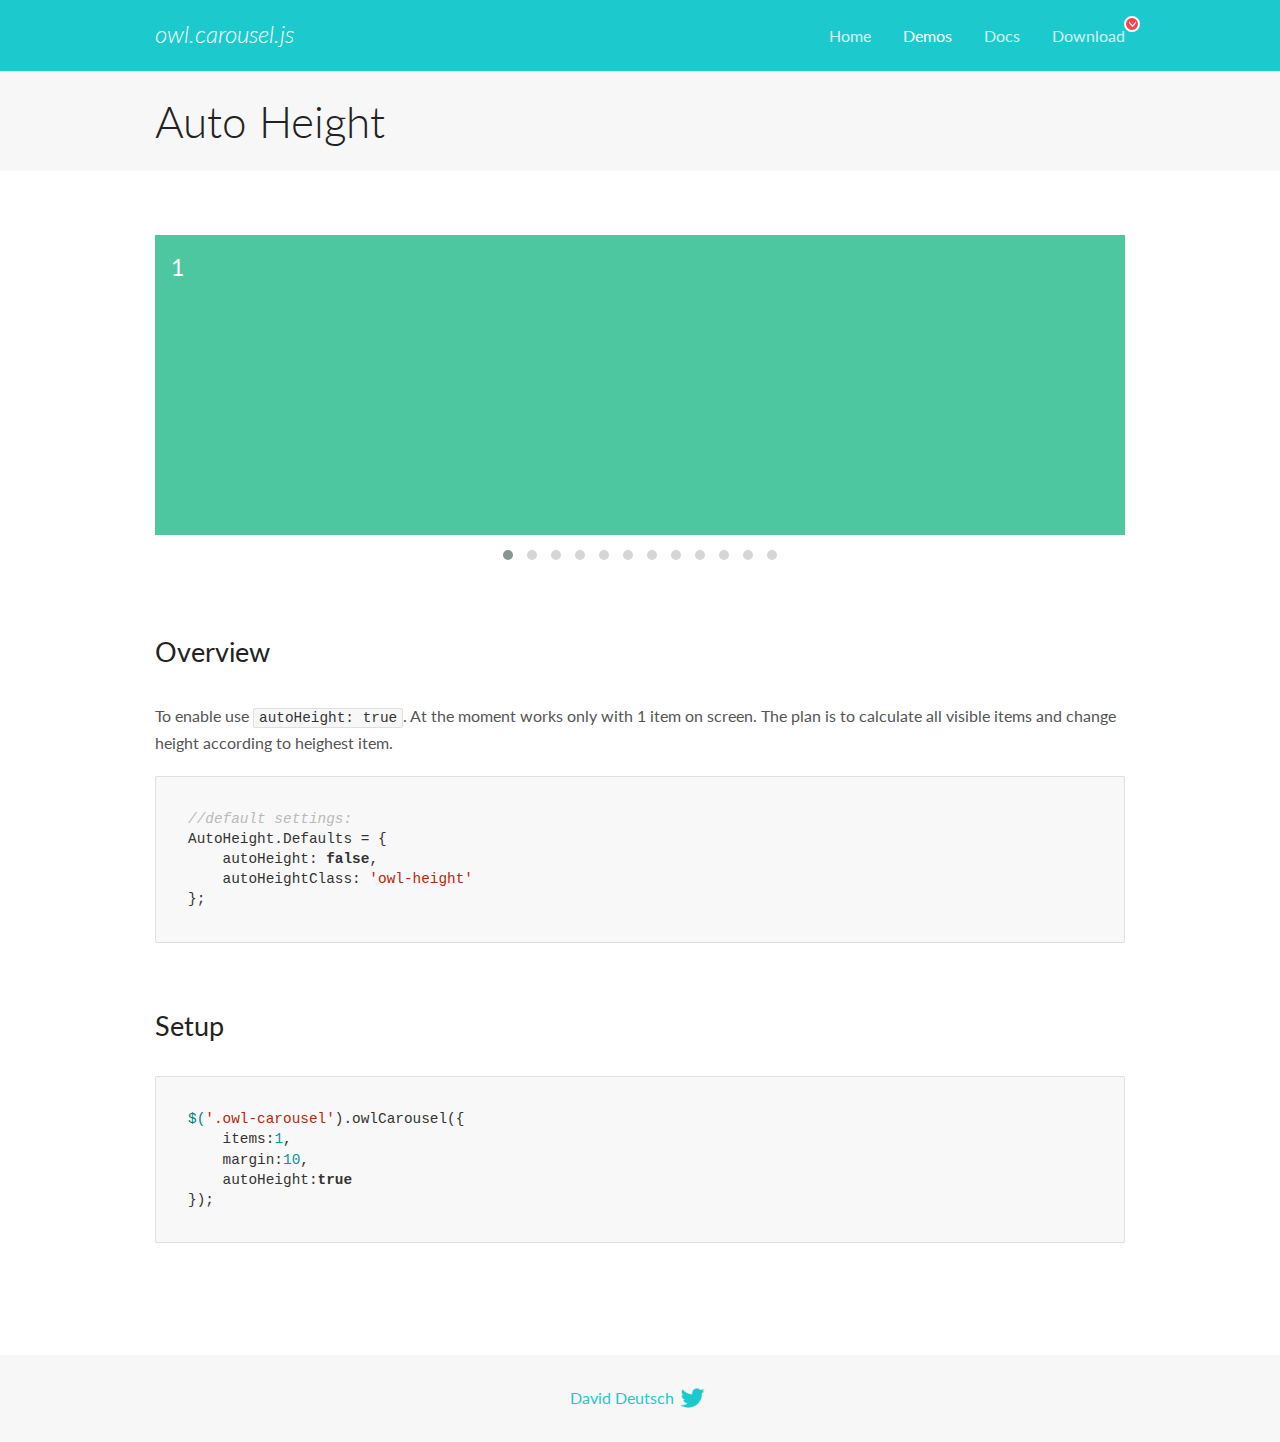
<file: js/OwlCarousel2-2.3.4/docs/demos/autoheight.html>
<!DOCTYPE html>
<html lang="en">
  <head>

    <!-- head -->
    <meta charset="utf-8">
    <meta name="msapplication-tap-highlight" content="no" />
    <meta name="viewport" content="width=device-width, initial-scale=1.0" />
    <meta name="description" content="autoHeight usage demo">
    <meta name="author" content="David Deutsch">
    <title>
      Auto Height Demo | Owl Carousel | 2.3.4
    </title>

    <!-- Stylesheets -->
    <link href='https://fonts.googleapis.com/css?family=Lato:300,400,700,400italic,300italic' rel='stylesheet' type='text/css'>
    <link rel="stylesheet" href="../assets/css/docs.theme.min.css">

    <!-- Owl Stylesheets -->
    <link rel="stylesheet" href="../assets/owlcarousel/assets/owl.carousel.min.css">
    <link rel="stylesheet" href="../assets/owlcarousel/assets/owl.theme.default.min.css">

    <!-- HTML5 shim and Respond.js IE8 support of HTML5 elements and media queries -->

    <!--[if lt IE 9]>
      <script src="https://oss.maxcdn.com/libs/html5shiv/3.7.0/html5shiv.js"></script>
      <script src="https://oss.maxcdn.com/libs/respond.js/1.3.0/respond.min.js"></script>
    <![endif]-->

    <!-- Favicons -->
    <link rel="apple-touch-icon-precomposed" sizes="144x144" href="../assets/ico/apple-touch-icon-144-precomposed.png">
    <link rel="shortcut icon" href="../assets/ico/favicon.png">
    <link rel="shortcut icon" href="favicon.ico">

    <!-- Yeah i know js should not be in header. Its required for demos.-->

    <!-- javascript -->
    <script src="../assets/vendors/jquery.min.js"></script>
    <script src="../assets/owlcarousel/owl.carousel.js"></script>
  </head>
  <body>

    <!-- header -->
    <header class="header">
      <div class="row">
        <div class="large-12 columns">
          <div class="brand left">
            <h3>
              <a href="/OwlCarousel2/">owl.carousel.js</a> 
            </h3>
          </div>
          <a id="toggle-nav" class="right">
            <span></span> <span></span> <span></span> 
          </a> 
          <div class="nav-bar">
            <ul class="clearfix">
              <li> <a href="/OwlCarousel2/index.html">Home</a>  </li>
              <li class="active">
                <a href="/OwlCarousel2/demos/demos.html">Demos</a> 
              </li>
              <li> <a href="/OwlCarousel2/docs/started-welcome.html">Docs</a>  </li>
              <li>
                <a href="https://github.com/OwlCarousel2/OwlCarousel2/archive/2.3.4.zip">Download</a> 
                <span class="download"></span> 
              </li>
            </ul>
          </div>
        </div>
      </div>
    </header>

    <!-- title -->
    <section class="title">
      <div class="row">
        <div class="large-12 columns">
          <h1>Auto Height</h1>
        </div>
      </div>
    </section>

    <!--  Demos -->
    <section id="demos">
      <div class="row">
        <div class="large-12 columns">
          <div class="owl-carousel owl-theme">
            <div class="item" style="height:300px">
              <h4>1</h4>
            </div>
            <div class="item" style="height:100px">
              <h4>2</h4>
            </div>
            <div class="item" style="height:500px">
              <h4>3</h4>
            </div>
            <div class="item" style="height:250px">
              <h4>4</h4>
            </div>
            <div class="item" style="height:400px">
              <h4>5</h4>
            </div>
            <div class="item" style="height:500px">
              <h4>6</h4>
            </div>
            <div class="item" style="height:600px">
              <h4>7</h4>
            </div>
            <div class="item" style="height:400px">
              <h4>8</h4>
            </div>
            <div class="item" style="height:300px">
              <h4>9</h4>
            </div>
            <div class="item" style="height:350px">
              <h4>10</h4>
            </div>
            <div class="item" style="height:200px">
              <h4>11</h4>
            </div>
            <div class="item" style="height:150px">
              <h4>12</h4>
            </div>
          </div>
          <h3 id="overview">Overview</h3>
          <p>To enable use <code>autoHeight: true</code>. At the moment works only with 1 item on screen. The plan is to calculate all visible items and change height according to heighest item.</p>
          <pre><code>//default settings:
AutoHeight.Defaults = {
    autoHeight: false,
    autoHeightClass: &#39;owl-height&#39;
};</code></pre>
          <h3 id="setup">Setup</h3>
          <pre><code>$(&#39;.owl-carousel&#39;).owlCarousel({
    items:1,
    margin:10,
    autoHeight:true
});</code></pre>
          <script>
            $(document).ready(function() {
              $('.owl-carousel').owlCarousel({
                items: 1,
                margin: 10,
                autoHeight: true
              });
            })
          </script>
        </div>
      </div>
    </section>

    <!-- footer -->
    <footer class="footer">
      <div class="row">
        <div class="large-12 columns">
          <h5>
            <a href="/OwlCarousel2/docs/support-contact.html">David Deutsch</a> 
            <a id="custom-tweet-button" href="https://twitter.com/share?url=https://github.com/OwlCarousel2/OwlCarousel2&text=Owl Carousel - This is so awesome! " target="_blank"></a> 
          </h5>
        </div>
      </div>
    </footer>

    <!-- vendors -->
    <script src="../assets/vendors/highlight.js"></script>
    <script src="../assets/js/app.js"></script>
  </body>
</html>
</file>
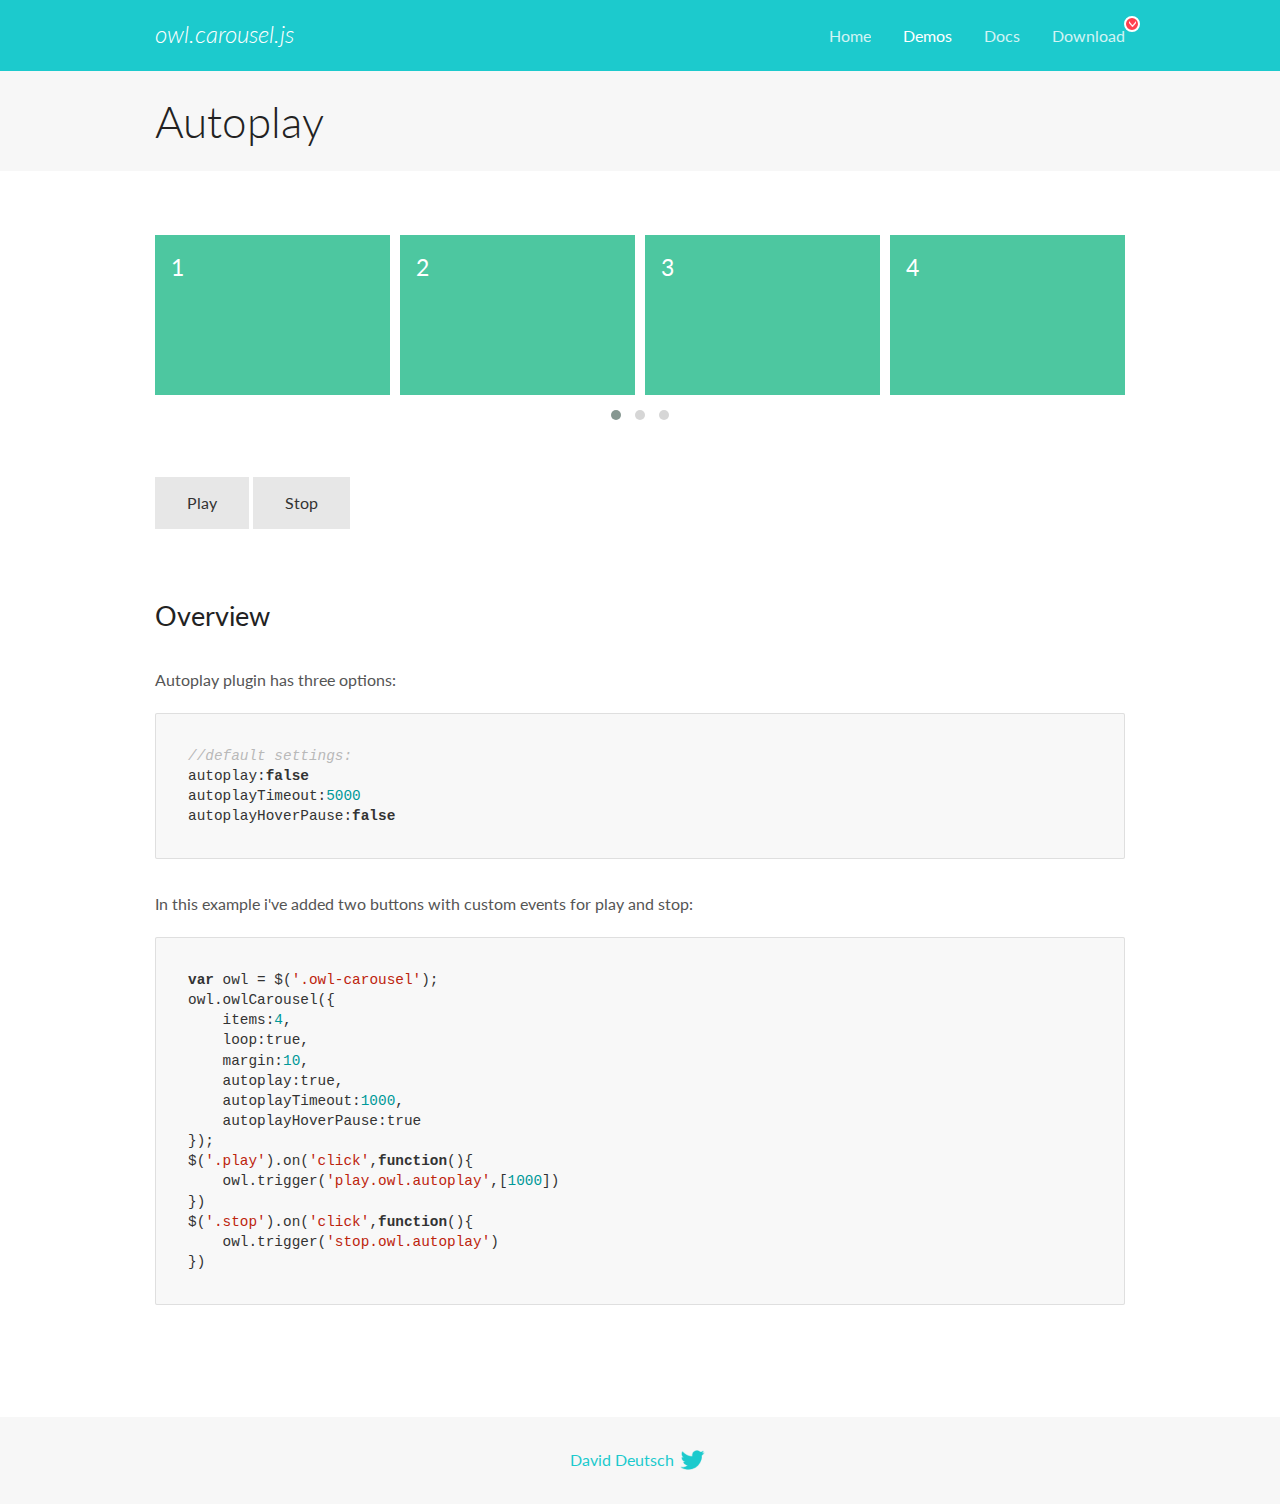
<file: js/OwlCarousel2-2.3.4/docs/demos/autoplay.html>
<!DOCTYPE html>
<html lang="en">
  <head>

    <!-- head -->
    <meta charset="utf-8">
    <meta name="msapplication-tap-highlight" content="no" />
    <meta name="viewport" content="width=device-width, initial-scale=1.0" />
    <meta name="description" content="Autoplay usage demo">
    <meta name="author" content="David Deutsch">
    <title>
      Autoplay Demo | Owl Carousel | 2.3.4
    </title>

    <!-- Stylesheets -->
    <link href='https://fonts.googleapis.com/css?family=Lato:300,400,700,400italic,300italic' rel='stylesheet' type='text/css'>
    <link rel="stylesheet" href="../assets/css/docs.theme.min.css">

    <!-- Owl Stylesheets -->
    <link rel="stylesheet" href="../assets/owlcarousel/assets/owl.carousel.min.css">
    <link rel="stylesheet" href="../assets/owlcarousel/assets/owl.theme.default.min.css">

    <!-- HTML5 shim and Respond.js IE8 support of HTML5 elements and media queries -->

    <!--[if lt IE 9]>
      <script src="https://oss.maxcdn.com/libs/html5shiv/3.7.0/html5shiv.js"></script>
      <script src="https://oss.maxcdn.com/libs/respond.js/1.3.0/respond.min.js"></script>
    <![endif]-->

    <!-- Favicons -->
    <link rel="apple-touch-icon-precomposed" sizes="144x144" href="../assets/ico/apple-touch-icon-144-precomposed.png">
    <link rel="shortcut icon" href="../assets/ico/favicon.png">
    <link rel="shortcut icon" href="favicon.ico">

    <!-- Yeah i know js should not be in header. Its required for demos.-->

    <!-- javascript -->
    <script src="../assets/vendors/jquery.min.js"></script>
    <script src="../assets/owlcarousel/owl.carousel.js"></script>
  </head>
  <body>

    <!-- header -->
    <header class="header">
      <div class="row">
        <div class="large-12 columns">
          <div class="brand left">
            <h3>
              <a href="/OwlCarousel2/">owl.carousel.js</a> 
            </h3>
          </div>
          <a id="toggle-nav" class="right">
            <span></span> <span></span> <span></span> 
          </a> 
          <div class="nav-bar">
            <ul class="clearfix">
              <li> <a href="/OwlCarousel2/index.html">Home</a>  </li>
              <li class="active">
                <a href="/OwlCarousel2/demos/demos.html">Demos</a> 
              </li>
              <li> <a href="/OwlCarousel2/docs/started-welcome.html">Docs</a>  </li>
              <li>
                <a href="https://github.com/OwlCarousel2/OwlCarousel2/archive/2.3.4.zip">Download</a> 
                <span class="download"></span> 
              </li>
            </ul>
          </div>
        </div>
      </div>
    </header>

    <!-- title -->
    <section class="title">
      <div class="row">
        <div class="large-12 columns">
          <h1>Autoplay</h1>
        </div>
      </div>
    </section>

    <!--  Demos -->
    <section id="demos">
      <div class="row">
        <div class="large-12 columns">
          <div class="owl-carousel owl-theme">
            <div class="item">
              <h4>1</h4>
            </div>
            <div class="item">
              <h4>2</h4>
            </div>
            <div class="item">
              <h4>3</h4>
            </div>
            <div class="item">
              <h4>4</h4>
            </div>
            <div class="item">
              <h4>5</h4>
            </div>
            <div class="item">
              <h4>6</h4>
            </div>
            <div class="item">
              <h4>7</h4>
            </div>
            <div class="item">
              <h4>8</h4>
            </div>
            <div class="item">
              <h4>9</h4>
            </div>
            <div class="item">
              <h4>10</h4>
            </div>
            <div class="item">
              <h4>11</h4>
            </div>
            <div class="item">
              <h4>12</h4>
            </div>
          </div>
          <a class="button secondary play">Play</a> 
          <a class="button secondary stop">Stop</a> 
          <h3 id="overview">Overview</h3>
          <p>Autoplay plugin has three options:</p>
          <pre><code>//default settings:
autoplay:false
autoplayTimeout:5000
autoplayHoverPause:false</code></pre>
          <p>In this example i&#39;ve added two buttons with custom events for play and stop:</p>
          <pre><code>var owl = $(&#39;.owl-carousel&#39;);
owl.owlCarousel({
    items:4,
    loop:true,
    margin:10,
    autoplay:true,
    autoplayTimeout:1000,
    autoplayHoverPause:true
});
$(&#39;.play&#39;).on(&#39;click&#39;,function(){
    owl.trigger(&#39;play.owl.autoplay&#39;,[1000])
})
$(&#39;.stop&#39;).on(&#39;click&#39;,function(){
    owl.trigger(&#39;stop.owl.autoplay&#39;)
})</code></pre>
          <script>
            $(document).ready(function() {
              var owl = $('.owl-carousel');
              owl.owlCarousel({
                items: 4,
                loop: true,
                margin: 10,
                autoplay: true,
                autoplayTimeout: 1000,
                autoplayHoverPause: true
              });
              $('.play').on('click', function() {
                owl.trigger('play.owl.autoplay', [1000])
              })
              $('.stop').on('click', function() {
                owl.trigger('stop.owl.autoplay')
              })
            })
          </script>
        </div>
      </div>
    </section>

    <!-- footer -->
    <footer class="footer">
      <div class="row">
        <div class="large-12 columns">
          <h5>
            <a href="/OwlCarousel2/docs/support-contact.html">David Deutsch</a> 
            <a id="custom-tweet-button" href="https://twitter.com/share?url=https://github.com/OwlCarousel2/OwlCarousel2&text=Owl Carousel - This is so awesome! " target="_blank"></a> 
          </h5>
        </div>
      </div>
    </footer>

    <!-- vendors -->
    <script src="../assets/vendors/highlight.js"></script>
    <script src="../assets/js/app.js"></script>
  </body>
</html>
</file>
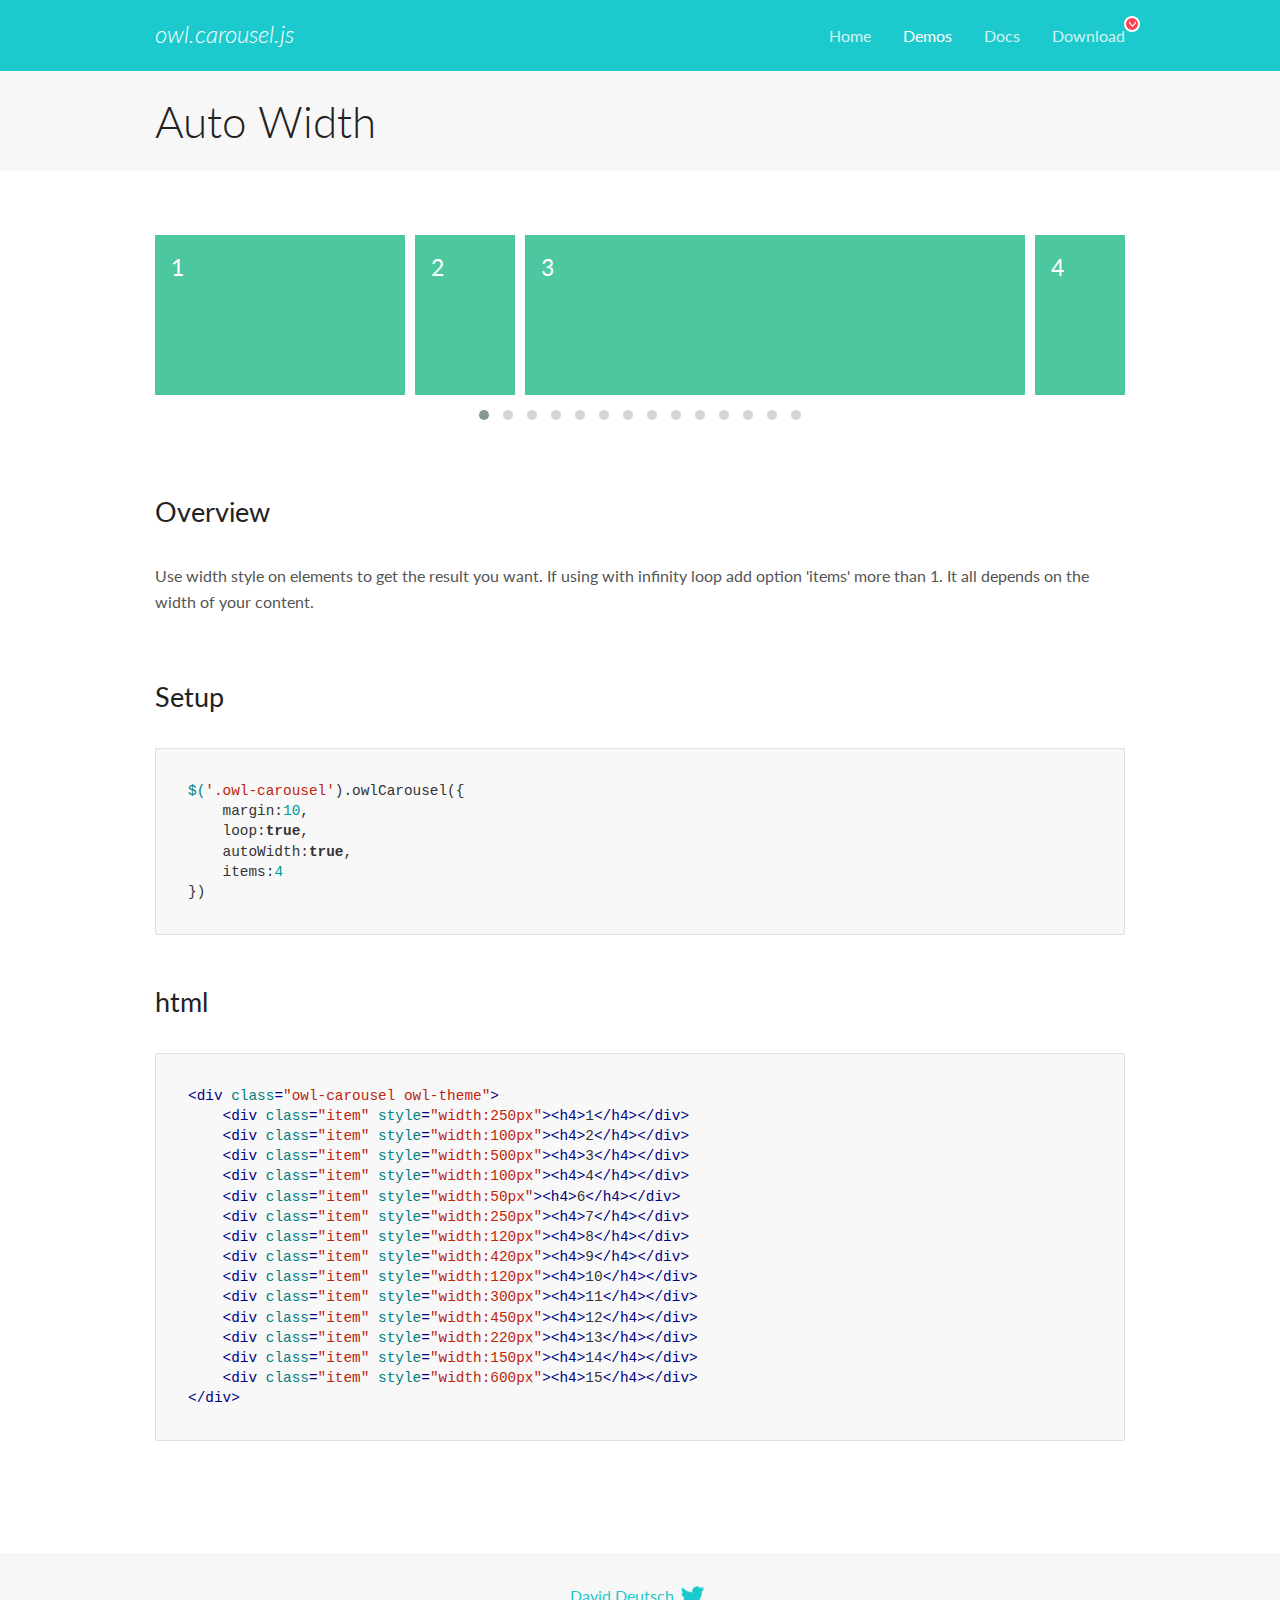
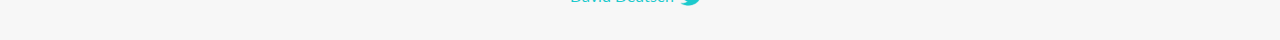
<file: js/OwlCarousel2-2.3.4/docs/demos/autowidth.html>
<!DOCTYPE html>
<html lang="en">
  <head>

    <!-- head -->
    <meta charset="utf-8">
    <meta name="msapplication-tap-highlight" content="no" />
    <meta name="viewport" content="width=device-width, initial-scale=1.0" />
    <meta name="description" content="Auto Width">
    <meta name="author" content="David Deutsch">
    <title>
      Auto Width Demo | Owl Carousel | 2.3.4
    </title>

    <!-- Stylesheets -->
    <link href='https://fonts.googleapis.com/css?family=Lato:300,400,700,400italic,300italic' rel='stylesheet' type='text/css'>
    <link rel="stylesheet" href="../assets/css/docs.theme.min.css">

    <!-- Owl Stylesheets -->
    <link rel="stylesheet" href="../assets/owlcarousel/assets/owl.carousel.min.css">
    <link rel="stylesheet" href="../assets/owlcarousel/assets/owl.theme.default.min.css">

    <!-- HTML5 shim and Respond.js IE8 support of HTML5 elements and media queries -->

    <!--[if lt IE 9]>
      <script src="https://oss.maxcdn.com/libs/html5shiv/3.7.0/html5shiv.js"></script>
      <script src="https://oss.maxcdn.com/libs/respond.js/1.3.0/respond.min.js"></script>
    <![endif]-->

    <!-- Favicons -->
    <link rel="apple-touch-icon-precomposed" sizes="144x144" href="../assets/ico/apple-touch-icon-144-precomposed.png">
    <link rel="shortcut icon" href="../assets/ico/favicon.png">
    <link rel="shortcut icon" href="favicon.ico">

    <!-- Yeah i know js should not be in header. Its required for demos.-->

    <!-- javascript -->
    <script src="../assets/vendors/jquery.min.js"></script>
    <script src="../assets/owlcarousel/owl.carousel.js"></script>
  </head>
  <body>

    <!-- header -->
    <header class="header">
      <div class="row">
        <div class="large-12 columns">
          <div class="brand left">
            <h3>
              <a href="/OwlCarousel2/">owl.carousel.js</a> 
            </h3>
          </div>
          <a id="toggle-nav" class="right">
            <span></span> <span></span> <span></span> 
          </a> 
          <div class="nav-bar">
            <ul class="clearfix">
              <li> <a href="/OwlCarousel2/index.html">Home</a>  </li>
              <li class="active">
                <a href="/OwlCarousel2/demos/demos.html">Demos</a> 
              </li>
              <li> <a href="/OwlCarousel2/docs/started-welcome.html">Docs</a>  </li>
              <li>
                <a href="https://github.com/OwlCarousel2/OwlCarousel2/archive/2.3.4.zip">Download</a> 
                <span class="download"></span> 
              </li>
            </ul>
          </div>
        </div>
      </div>
    </header>

    <!-- title -->
    <section class="title">
      <div class="row">
        <div class="large-12 columns">
          <h1>Auto Width</h1>
        </div>
      </div>
    </section>

    <!--  Demos -->
    <section id="demos">
      <div class="row">
        <div class="large-12 columns">
          <div class="owl-carousel owl-theme">
            <div class="item" style="width:250px">
              <h4>1</h4>
            </div>
            <div class="item" style="width:100px">
              <h4>2</h4>
            </div>
            <div class="item" style="width:500px">
              <h4>3</h4>
            </div>
            <div class="item" style="width:100px">
              <h4>4</h4>
            </div>
            <div class="item" style="width:50px">
              <h4>6</h4>
            </div>
            <div class="item" style="width:250px">
              <h4>7</h4>
            </div>
            <div class="item" style="width:120px">
              <h4>8</h4>
            </div>
            <div class="item" style="width:420px">
              <h4>9</h4>
            </div>
            <div class="item" style="width:120px">
              <h4>10</h4>
            </div>
            <div class="item" style="width:300px">
              <h4>11</h4>
            </div>
            <div class="item" style="width:450px">
              <h4>12</h4>
            </div>
            <div class="item" style="width:220px">
              <h4>13</h4>
            </div>
            <div class="item" style="width:150px">
              <h4>14</h4>
            </div>
            <div class="item" style="width:600px">
              <h4>15</h4>
            </div>
          </div>
          <h3 id="overview">Overview</h3>
          <p>Use width style on elements to get the result you want. If using with infinity loop add option &#39;items&#39; more than 1. It all depends on the width of your content.</p>
          <h3 id="setup">Setup</h3>
          <pre><code>$(&#39;.owl-carousel&#39;).owlCarousel({
    margin:10,
    loop:true,
    autoWidth:true,
    items:4
})</code></pre>
          <h3 id="html">html</h3>
          <pre><code>&lt;div class=&quot;owl-carousel owl-theme&quot;&gt;
    &lt;div class=&quot;item&quot; style=&quot;width:250px&quot;&gt;&lt;h4&gt;1&lt;/h4&gt;&lt;/div&gt;
    &lt;div class=&quot;item&quot; style=&quot;width:100px&quot;&gt;&lt;h4&gt;2&lt;/h4&gt;&lt;/div&gt;
    &lt;div class=&quot;item&quot; style=&quot;width:500px&quot;&gt;&lt;h4&gt;3&lt;/h4&gt;&lt;/div&gt;
    &lt;div class=&quot;item&quot; style=&quot;width:100px&quot;&gt;&lt;h4&gt;4&lt;/h4&gt;&lt;/div&gt;
    &lt;div class=&quot;item&quot; style=&quot;width:50px&quot;&gt;&lt;h4&gt;6&lt;/h4&gt;&lt;/div&gt;
    &lt;div class=&quot;item&quot; style=&quot;width:250px&quot;&gt;&lt;h4&gt;7&lt;/h4&gt;&lt;/div&gt;
    &lt;div class=&quot;item&quot; style=&quot;width:120px&quot;&gt;&lt;h4&gt;8&lt;/h4&gt;&lt;/div&gt;
    &lt;div class=&quot;item&quot; style=&quot;width:420px&quot;&gt;&lt;h4&gt;9&lt;/h4&gt;&lt;/div&gt;
    &lt;div class=&quot;item&quot; style=&quot;width:120px&quot;&gt;&lt;h4&gt;10&lt;/h4&gt;&lt;/div&gt;
    &lt;div class=&quot;item&quot; style=&quot;width:300px&quot;&gt;&lt;h4&gt;11&lt;/h4&gt;&lt;/div&gt;
    &lt;div class=&quot;item&quot; style=&quot;width:450px&quot;&gt;&lt;h4&gt;12&lt;/h4&gt;&lt;/div&gt;
    &lt;div class=&quot;item&quot; style=&quot;width:220px&quot;&gt;&lt;h4&gt;13&lt;/h4&gt;&lt;/div&gt;
    &lt;div class=&quot;item&quot; style=&quot;width:150px&quot;&gt;&lt;h4&gt;14&lt;/h4&gt;&lt;/div&gt;
    &lt;div class=&quot;item&quot; style=&quot;width:600px&quot;&gt;&lt;h4&gt;15&lt;/h4&gt;&lt;/div&gt;
&lt;/div&gt;</code></pre>
          <script>
            $(document).ready(function() {
              $('.owl-carousel').owlCarousel({
                margin: 10,
                loop: true,
                autoWidth: true,
                items: 4
              })
            })
          </script>
        </div>
      </div>
    </section>

    <!-- footer -->
    <footer class="footer">
      <div class="row">
        <div class="large-12 columns">
          <h5>
            <a href="/OwlCarousel2/docs/support-contact.html">David Deutsch</a> 
            <a id="custom-tweet-button" href="https://twitter.com/share?url=https://github.com/OwlCarousel2/OwlCarousel2&text=Owl Carousel - This is so awesome! " target="_blank"></a> 
          </h5>
        </div>
      </div>
    </footer>

    <!-- vendors -->
    <script src="../assets/vendors/highlight.js"></script>
    <script src="../assets/js/app.js"></script>
  </body>
</html>
</file>
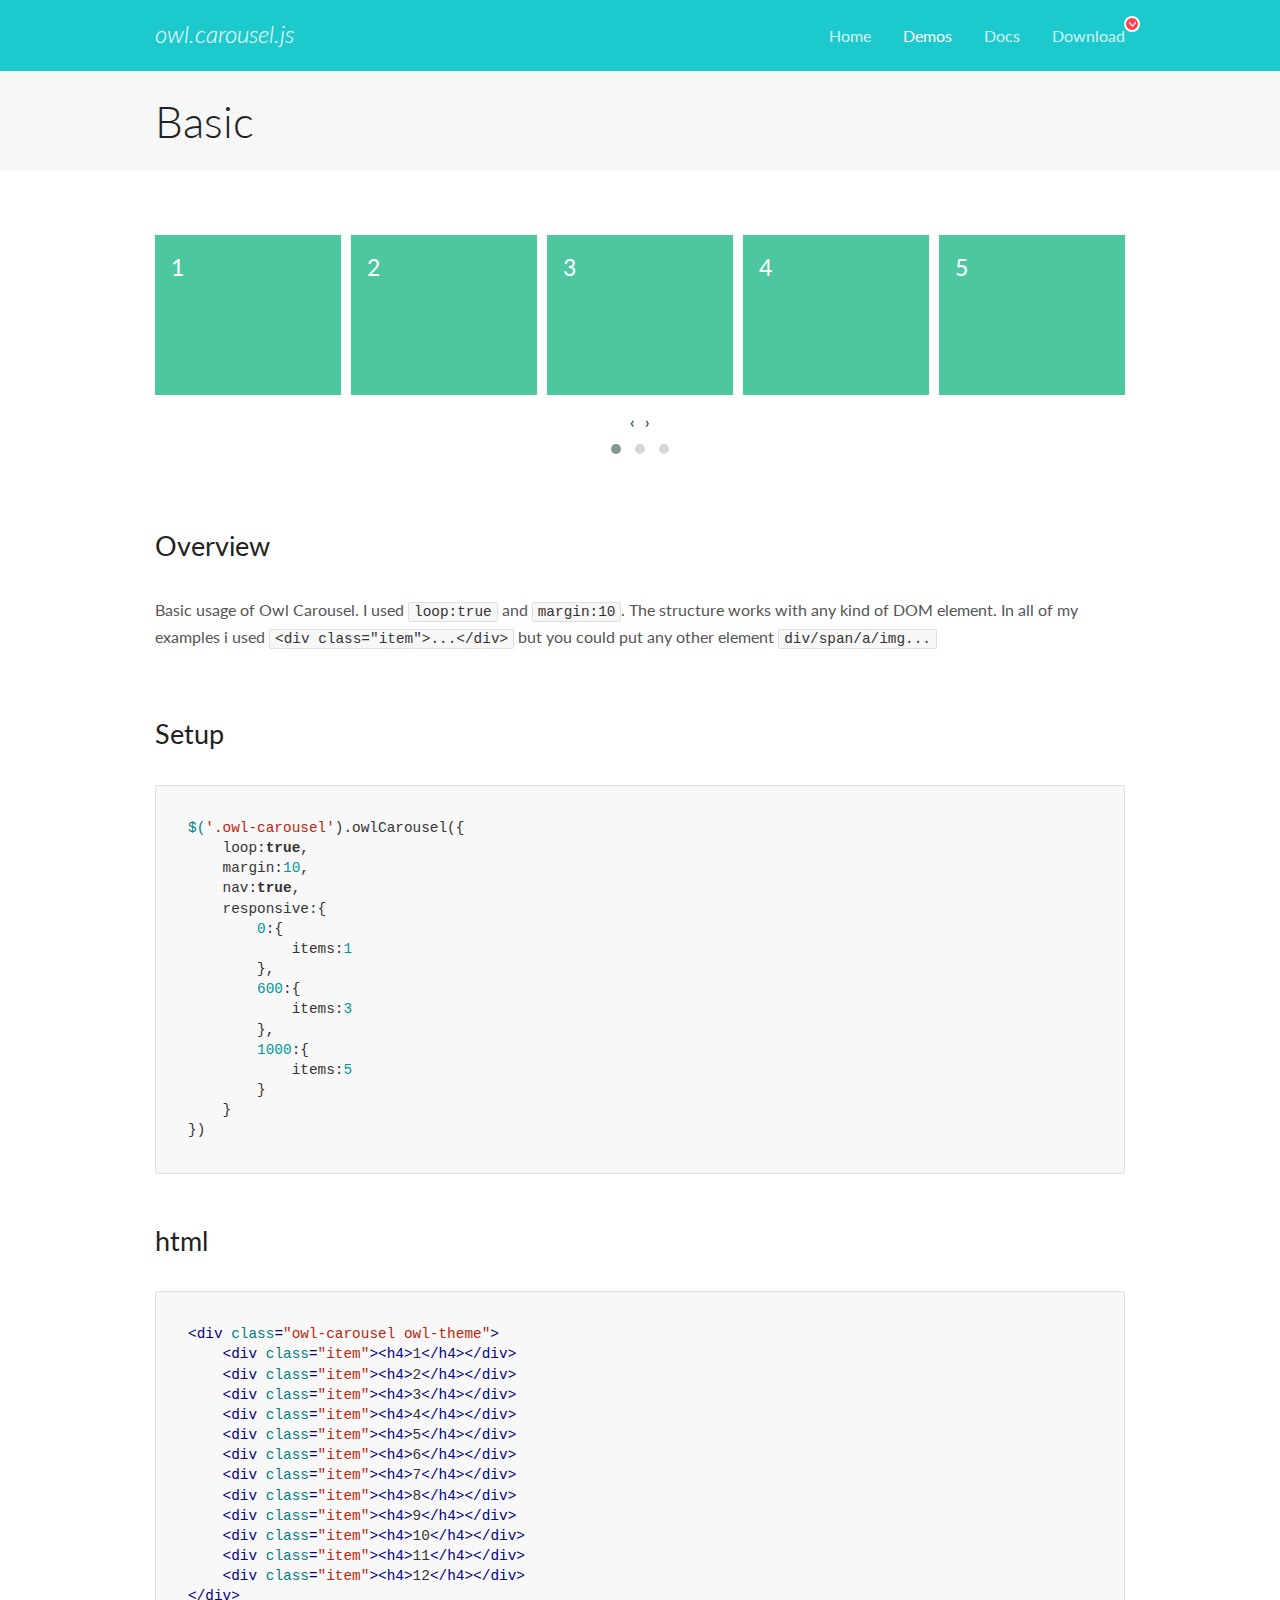
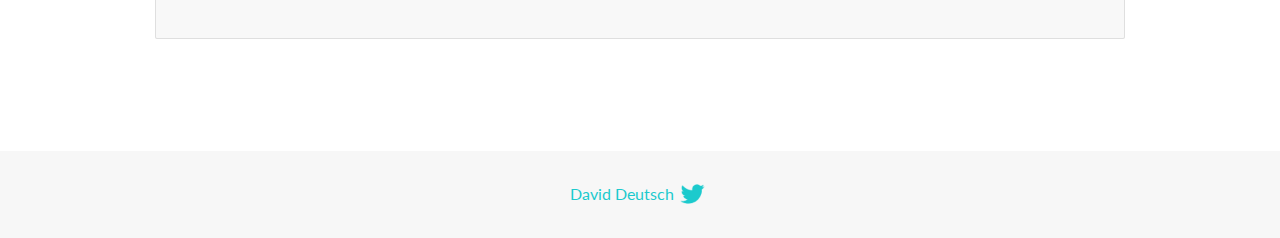
<file: js/OwlCarousel2-2.3.4/docs/demos/basic.html>
<!DOCTYPE html>
<html lang="en">
  <head>

    <!-- head -->
    <meta charset="utf-8">
    <meta name="msapplication-tap-highlight" content="no" />
    <meta name="viewport" content="width=device-width, initial-scale=1.0" />
    <meta name="description" content="Basic usage demo">
    <meta name="author" content="David Deutsch">
    <title>
      Basic Demo | Owl Carousel | 2.3.4
    </title>

    <!-- Stylesheets -->
    <link href='https://fonts.googleapis.com/css?family=Lato:300,400,700,400italic,300italic' rel='stylesheet' type='text/css'>
    <link rel="stylesheet" href="../assets/css/docs.theme.min.css">

    <!-- Owl Stylesheets -->
    <link rel="stylesheet" href="../assets/owlcarousel/assets/owl.carousel.min.css">
    <link rel="stylesheet" href="../assets/owlcarousel/assets/owl.theme.default.min.css">

    <!-- HTML5 shim and Respond.js IE8 support of HTML5 elements and media queries -->

    <!--[if lt IE 9]>
      <script src="https://oss.maxcdn.com/libs/html5shiv/3.7.0/html5shiv.js"></script>
      <script src="https://oss.maxcdn.com/libs/respond.js/1.3.0/respond.min.js"></script>
    <![endif]-->

    <!-- Favicons -->
    <link rel="apple-touch-icon-precomposed" sizes="144x144" href="../assets/ico/apple-touch-icon-144-precomposed.png">
    <link rel="shortcut icon" href="../assets/ico/favicon.png">
    <link rel="shortcut icon" href="favicon.ico">

    <!-- Yeah i know js should not be in header. Its required for demos.-->

    <!-- javascript -->
    <script src="../assets/vendors/jquery.min.js"></script>
    <script src="../assets/owlcarousel/owl.carousel.js"></script>
  </head>
  <body>

    <!-- header -->
    <header class="header">
      <div class="row">
        <div class="large-12 columns">
          <div class="brand left">
            <h3>
              <a href="/OwlCarousel2/">owl.carousel.js</a> 
            </h3>
          </div>
          <a id="toggle-nav" class="right">
            <span></span> <span></span> <span></span> 
          </a> 
          <div class="nav-bar">
            <ul class="clearfix">
              <li> <a href="/OwlCarousel2/index.html">Home</a>  </li>
              <li class="active">
                <a href="/OwlCarousel2/demos/demos.html">Demos</a> 
              </li>
              <li> <a href="/OwlCarousel2/docs/started-welcome.html">Docs</a>  </li>
              <li>
                <a href="https://github.com/OwlCarousel2/OwlCarousel2/archive/2.3.4.zip">Download</a> 
                <span class="download"></span> 
              </li>
            </ul>
          </div>
        </div>
      </div>
    </header>

    <!-- title -->
    <section class="title">
      <div class="row">
        <div class="large-12 columns">
          <h1>Basic</h1>
        </div>
      </div>
    </section>

    <!--  Demos -->
    <section id="demos">
      <div class="row">
        <div class="large-12 columns">
          <div class="owl-carousel owl-theme">
            <div class="item">
              <h4>1</h4>
            </div>
            <div class="item">
              <h4>2</h4>
            </div>
            <div class="item">
              <h4>3</h4>
            </div>
            <div class="item">
              <h4>4</h4>
            </div>
            <div class="item">
              <h4>5</h4>
            </div>
            <div class="item">
              <h4>6</h4>
            </div>
            <div class="item">
              <h4>7</h4>
            </div>
            <div class="item">
              <h4>8</h4>
            </div>
            <div class="item">
              <h4>9</h4>
            </div>
            <div class="item">
              <h4>10</h4>
            </div>
            <div class="item">
              <h4>11</h4>
            </div>
            <div class="item">
              <h4>12</h4>
            </div>
          </div>
          <h3 id="overview">Overview</h3>
          <p>Basic usage of Owl Carousel. I used <code>loop:true</code> and <code>margin:10</code>. The structure works with any kind of DOM element. In all of my examples i used <code>&lt;div class=&quot;item&quot;&gt;...&lt;/div&gt;</code> but you could
            put any other element <code>div/span/a/img...</code></p>
          <h3 id="setup">Setup</h3>
          <pre><code>$(&#39;.owl-carousel&#39;).owlCarousel({
    loop:true,
    margin:10,
    nav:true,
    responsive:{
        0:{
            items:1
        },
        600:{
            items:3
        },
        1000:{
            items:5
        }
    }
})</code></pre>
          <h3 id="html">html</h3>
          <pre><code>&lt;div class=&quot;owl-carousel owl-theme&quot;&gt;
    &lt;div class=&quot;item&quot;&gt;&lt;h4&gt;1&lt;/h4&gt;&lt;/div&gt;
    &lt;div class=&quot;item&quot;&gt;&lt;h4&gt;2&lt;/h4&gt;&lt;/div&gt;
    &lt;div class=&quot;item&quot;&gt;&lt;h4&gt;3&lt;/h4&gt;&lt;/div&gt;
    &lt;div class=&quot;item&quot;&gt;&lt;h4&gt;4&lt;/h4&gt;&lt;/div&gt;
    &lt;div class=&quot;item&quot;&gt;&lt;h4&gt;5&lt;/h4&gt;&lt;/div&gt;
    &lt;div class=&quot;item&quot;&gt;&lt;h4&gt;6&lt;/h4&gt;&lt;/div&gt;
    &lt;div class=&quot;item&quot;&gt;&lt;h4&gt;7&lt;/h4&gt;&lt;/div&gt;
    &lt;div class=&quot;item&quot;&gt;&lt;h4&gt;8&lt;/h4&gt;&lt;/div&gt;
    &lt;div class=&quot;item&quot;&gt;&lt;h4&gt;9&lt;/h4&gt;&lt;/div&gt;
    &lt;div class=&quot;item&quot;&gt;&lt;h4&gt;10&lt;/h4&gt;&lt;/div&gt;
    &lt;div class=&quot;item&quot;&gt;&lt;h4&gt;11&lt;/h4&gt;&lt;/div&gt;
    &lt;div class=&quot;item&quot;&gt;&lt;h4&gt;12&lt;/h4&gt;&lt;/div&gt;
&lt;/div&gt;</code></pre>
          <script>
            $(document).ready(function() {
              var owl = $('.owl-carousel');
              owl.owlCarousel({
                margin: 10,
                nav: true,
                loop: true,
                responsive: {
                  0: {
                    items: 1
                  },
                  600: {
                    items: 3
                  },
                  1000: {
                    items: 5
                  }
                }
              })
            })
          </script>
        </div>
      </div>
    </section>

    <!-- footer -->
    <footer class="footer">
      <div class="row">
        <div class="large-12 columns">
          <h5>
            <a href="/OwlCarousel2/docs/support-contact.html">David Deutsch</a> 
            <a id="custom-tweet-button" href="https://twitter.com/share?url=https://github.com/OwlCarousel2/OwlCarousel2&text=Owl Carousel - This is so awesome! " target="_blank"></a> 
          </h5>
        </div>
      </div>
    </footer>

    <!-- vendors -->
    <script src="../assets/vendors/highlight.js"></script>
    <script src="../assets/js/app.js"></script>
  </body>
</html>
</file>
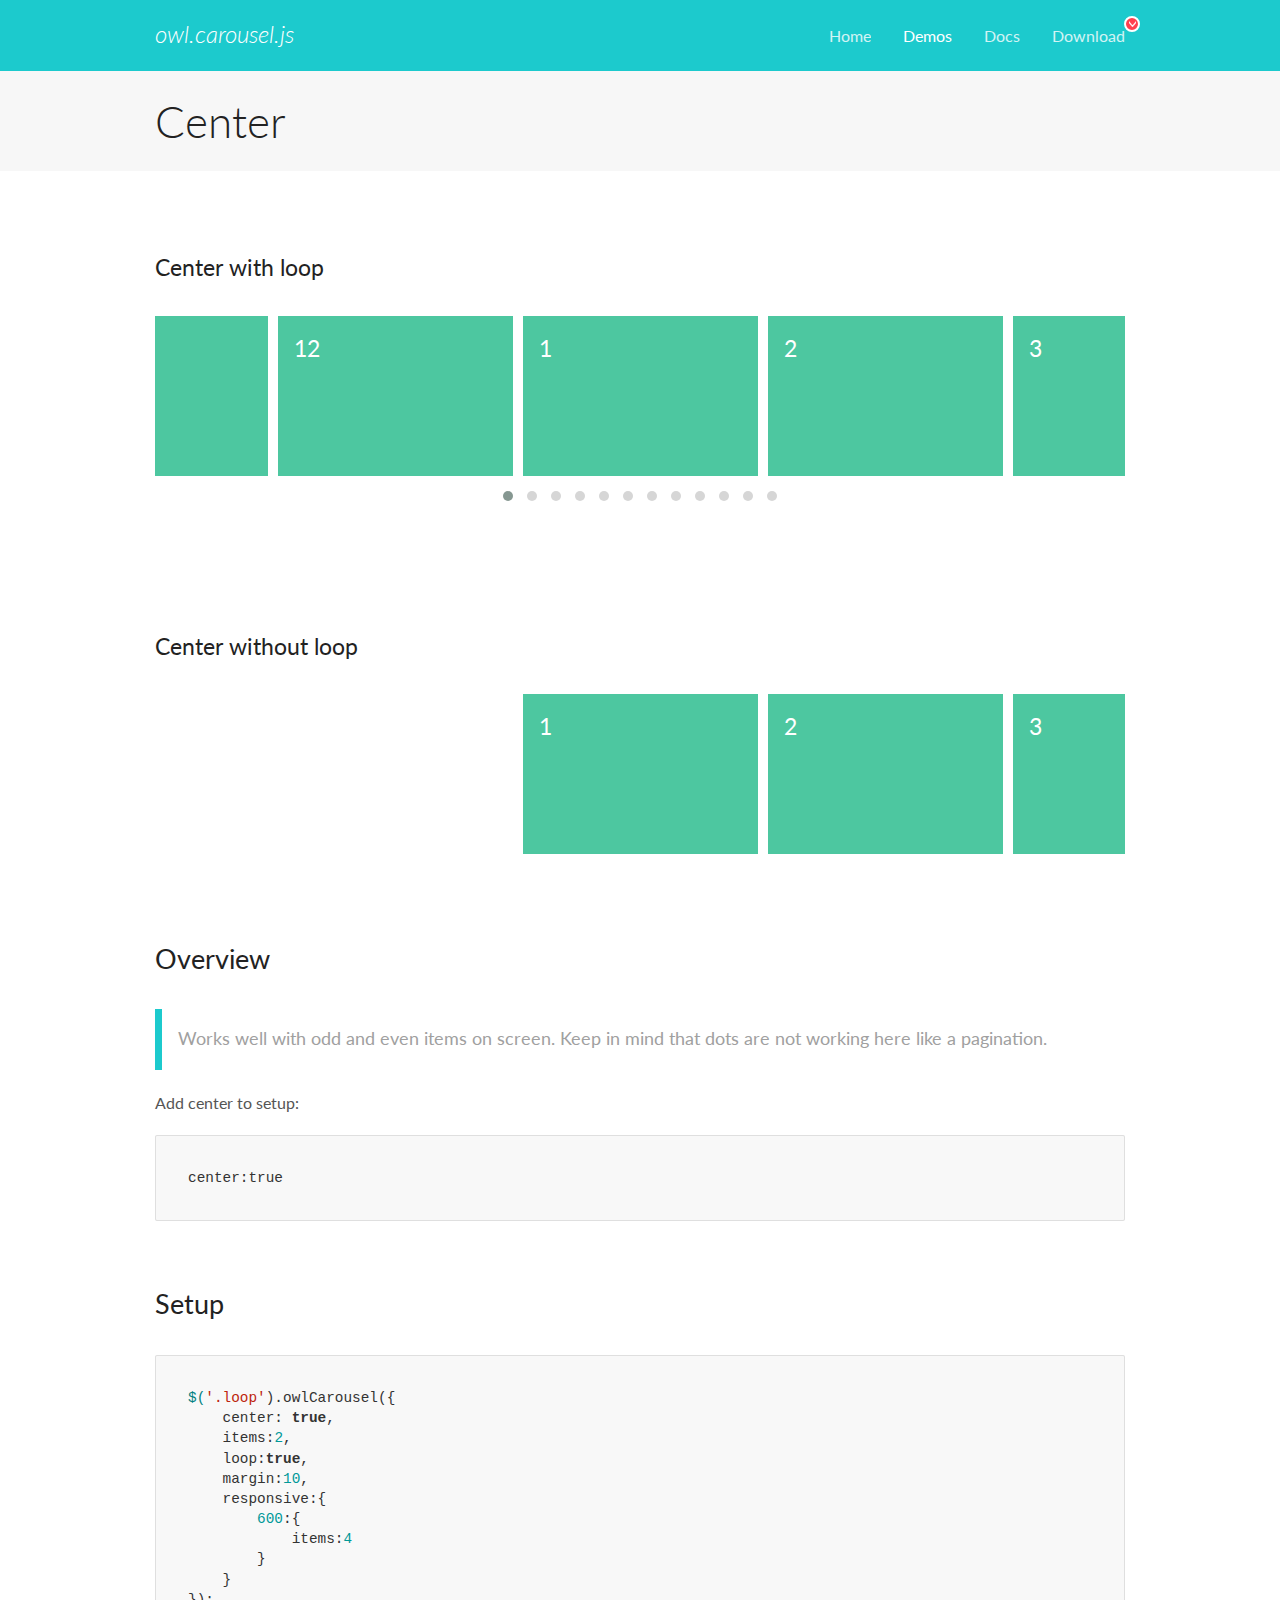
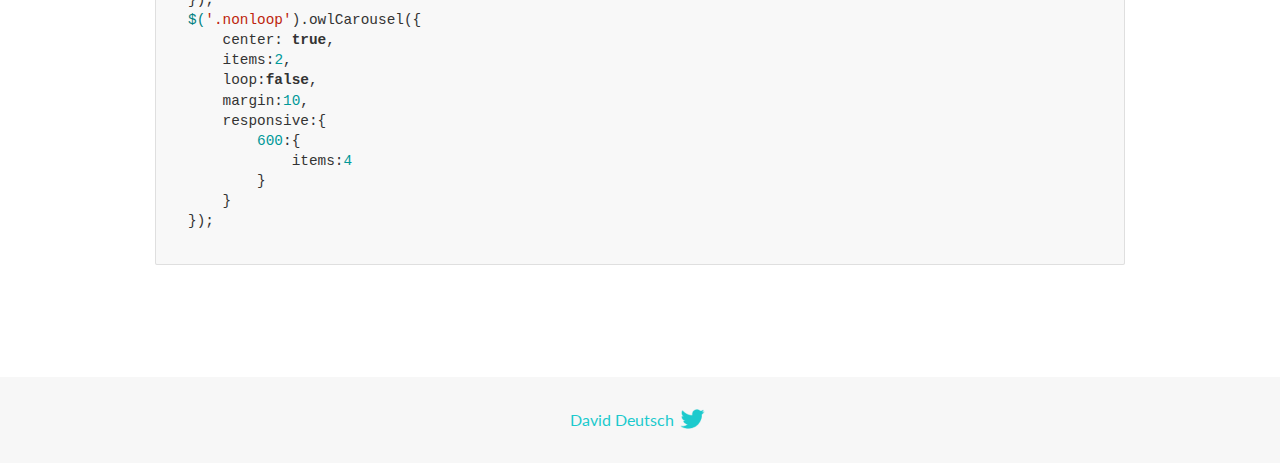
<file: js/OwlCarousel2-2.3.4/docs/demos/center.html>
<!DOCTYPE html>
<html lang="en">
  <head>

    <!-- head -->
    <meta charset="utf-8">
    <meta name="msapplication-tap-highlight" content="no" />
    <meta name="viewport" content="width=device-width, initial-scale=1.0" />
    <meta name="description" content="Center carousel">
    <meta name="author" content="David Deutsch">
    <title>
      Center Demo | Owl Carousel | 2.3.4
    </title>

    <!-- Stylesheets -->
    <link href='https://fonts.googleapis.com/css?family=Lato:300,400,700,400italic,300italic' rel='stylesheet' type='text/css'>
    <link rel="stylesheet" href="../assets/css/docs.theme.min.css">

    <!-- Owl Stylesheets -->
    <link rel="stylesheet" href="../assets/owlcarousel/assets/owl.carousel.min.css">
    <link rel="stylesheet" href="../assets/owlcarousel/assets/owl.theme.default.min.css">

    <!-- HTML5 shim and Respond.js IE8 support of HTML5 elements and media queries -->

    <!--[if lt IE 9]>
      <script src="https://oss.maxcdn.com/libs/html5shiv/3.7.0/html5shiv.js"></script>
      <script src="https://oss.maxcdn.com/libs/respond.js/1.3.0/respond.min.js"></script>
    <![endif]-->

    <!-- Favicons -->
    <link rel="apple-touch-icon-precomposed" sizes="144x144" href="../assets/ico/apple-touch-icon-144-precomposed.png">
    <link rel="shortcut icon" href="../assets/ico/favicon.png">
    <link rel="shortcut icon" href="favicon.ico">

    <!-- Yeah i know js should not be in header. Its required for demos.-->

    <!-- javascript -->
    <script src="../assets/vendors/jquery.min.js"></script>
    <script src="../assets/owlcarousel/owl.carousel.js"></script>
  </head>
  <body>

    <!-- header -->
    <header class="header">
      <div class="row">
        <div class="large-12 columns">
          <div class="brand left">
            <h3>
              <a href="/OwlCarousel2/">owl.carousel.js</a> 
            </h3>
          </div>
          <a id="toggle-nav" class="right">
            <span></span> <span></span> <span></span> 
          </a> 
          <div class="nav-bar">
            <ul class="clearfix">
              <li> <a href="/OwlCarousel2/index.html">Home</a>  </li>
              <li class="active">
                <a href="/OwlCarousel2/demos/demos.html">Demos</a> 
              </li>
              <li> <a href="/OwlCarousel2/docs/started-welcome.html">Docs</a>  </li>
              <li>
                <a href="https://github.com/OwlCarousel2/OwlCarousel2/archive/2.3.4.zip">Download</a> 
                <span class="download"></span> 
              </li>
            </ul>
          </div>
        </div>
      </div>
    </header>

    <!-- title -->
    <section class="title">
      <div class="row">
        <div class="large-12 columns">
          <h1>Center</h1>
        </div>
      </div>
    </section>

    <!--  Demos -->
    <section id="demos">
      <div class="row">
        <div class="large-12 columns">
          <h4 id="center-with-loop">Center with loop</h4>
          <div class="loop owl-carousel owl-theme">
            <div class="item">
              <h4>1</h4>
            </div>
            <div class="item">
              <h4>2</h4>
            </div>
            <div class="item">
              <h4>3</h4>
            </div>
            <div class="item">
              <h4>4</h4>
            </div>
            <div class="item">
              <h4>5</h4>
            </div>
            <div class="item">
              <h4>6</h4>
            </div>
            <div class="item">
              <h4>7</h4>
            </div>
            <div class="item">
              <h4>8</h4>
            </div>
            <div class="item">
              <h4>9</h4>
            </div>
            <div class="item">
              <h4>10</h4>
            </div>
            <div class="item">
              <h4>11</h4>
            </div>
            <div class="item">
              <h4>12</h4>
            </div>
          </div>
          <br>
          <h4 id="center-without-loop">Center without loop</h4>
          <div class="nonloop owl-carousel">
            <div class="item">
              <h4>1</h4>
            </div>
            <div class="item">
              <h4>2</h4>
            </div>
            <div class="item">
              <h4>3</h4>
            </div>
            <div class="item">
              <h4>4</h4>
            </div>
            <div class="item">
              <h4>5</h4>
            </div>
            <div class="item">
              <h4>6</h4>
            </div>
            <div class="item">
              <h4>7</h4>
            </div>
            <div class="item">
              <h4>8</h4>
            </div>
            <div class="item">
              <h4>9</h4>
            </div>
            <div class="item">
              <h4>10</h4>
            </div>
            <div class="item">
              <h4>11</h4>
            </div>
            <div class="item">
              <h4>12</h4>
            </div>
          </div>
          <h3 id="overview">Overview</h3>
          <blockquote>
            <p>Works well with odd and even items on screen. Keep in mind that dots are not working here like a pagination.</p>
          </blockquote>
          <p>Add center to setup:</p>
          <pre><code>center:true</code></pre>
          <h3 id="setup">Setup</h3>
          <pre><code>$(&#39;.loop&#39;).owlCarousel({
    center: true,
    items:2,
    loop:true,
    margin:10,
    responsive:{
        600:{
            items:4
        }
    }
});
$(&#39;.nonloop&#39;).owlCarousel({
    center: true,
    items:2,
    loop:false,
    margin:10,
    responsive:{
        600:{
            items:4
        }
    }
});</code></pre>
          <script>
            jQuery(document).ready(function($) {
              $('.loop').owlCarousel({
                center: true,
                items: 2,
                loop: true,
                margin: 10,
                responsive: {
                  600: {
                    items: 4
                  }
                }
              });
              $('.nonloop').owlCarousel({
                center: true,
                items: 2,
                loop: false,
                margin: 10,
                responsive: {
                  600: {
                    items: 4
                  }
                }
              });
            });
          </script>
        </div>
      </div>
    </section>

    <!-- footer -->
    <footer class="footer">
      <div class="row">
        <div class="large-12 columns">
          <h5>
            <a href="/OwlCarousel2/docs/support-contact.html">David Deutsch</a> 
            <a id="custom-tweet-button" href="https://twitter.com/share?url=https://github.com/OwlCarousel2/OwlCarousel2&text=Owl Carousel - This is so awesome! " target="_blank"></a> 
          </h5>
        </div>
      </div>
    </footer>

    <!-- vendors -->
    <script src="../assets/vendors/highlight.js"></script>
    <script src="../assets/js/app.js"></script>
  </body>
</html>
</file>
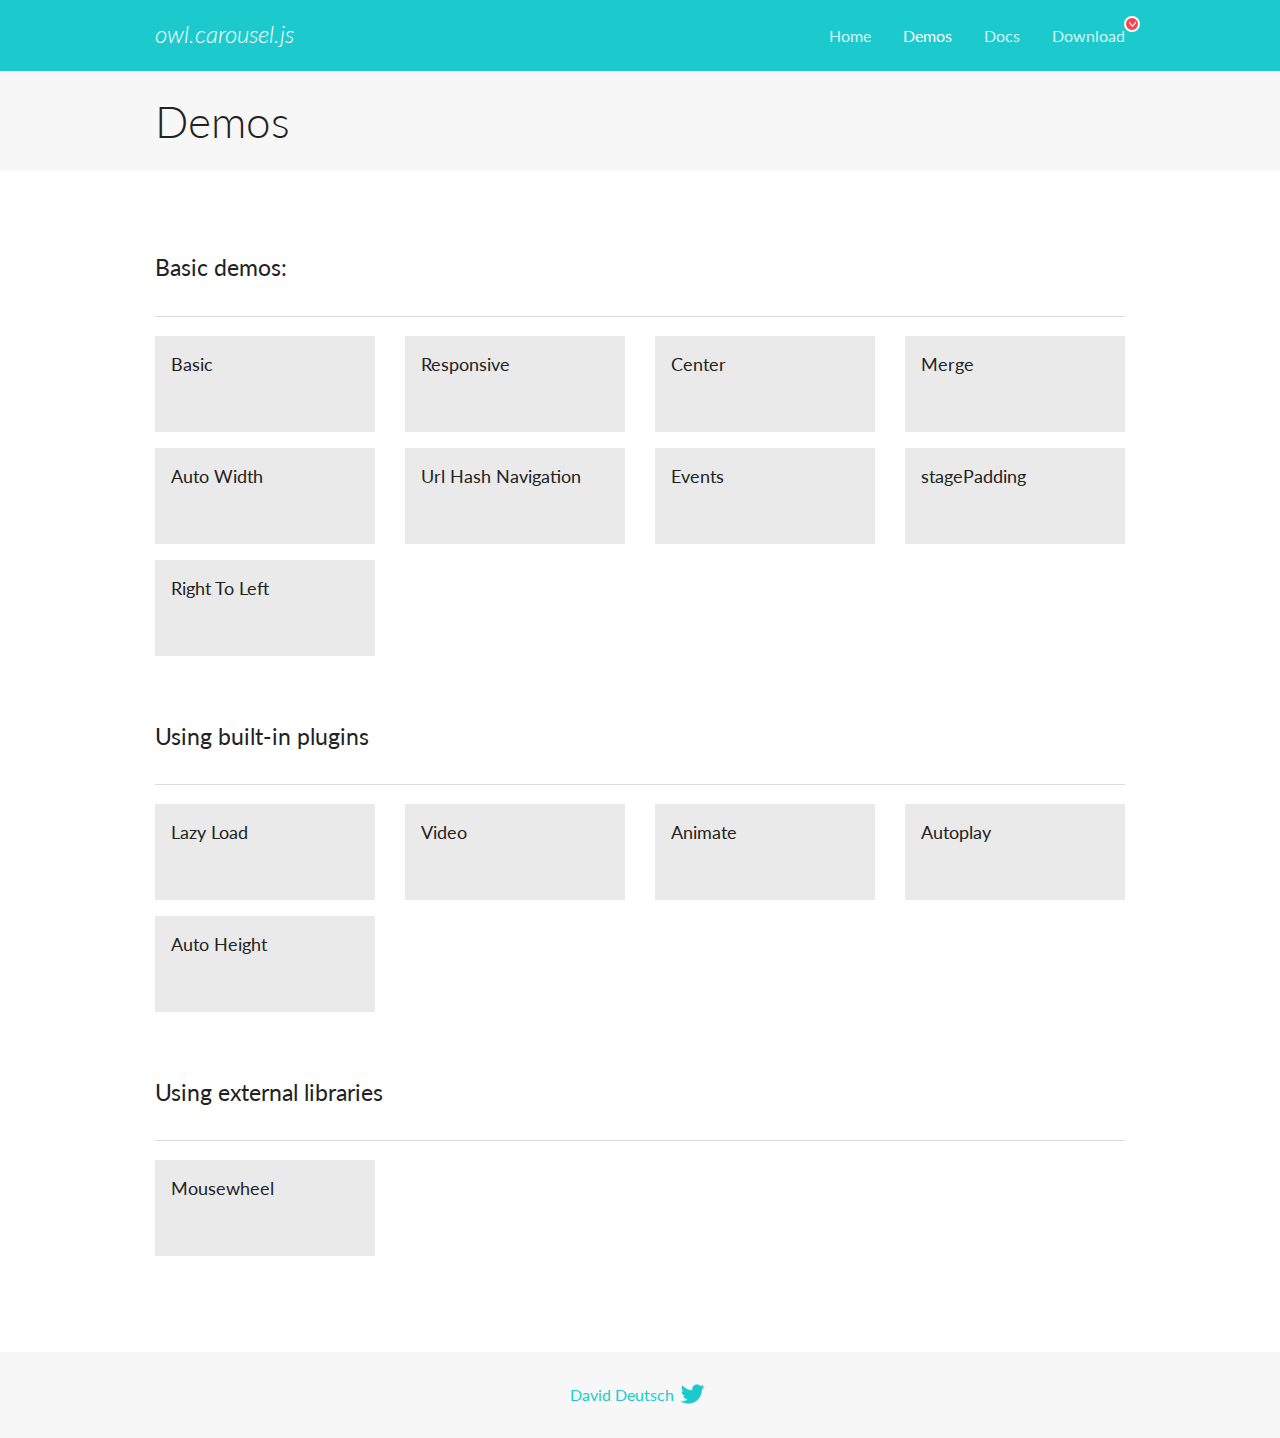
<file: js/OwlCarousel2-2.3.4/docs/demos/demos.html>
<!DOCTYPE html>
<html lang="en">
  <head>

    <!-- head -->
    <meta charset="utf-8">
    <meta name="msapplication-tap-highlight" content="no" />
    <meta name="viewport" content="width=device-width, initial-scale=1.0" />
    <meta name="description" content="A list of Owl Carousel examples.">
    <meta name="author" content="David Deutsch">
    <title>
      Demos | Owl Carousel | 2.3.4
    </title>

    <!-- Stylesheets -->
    <link href='https://fonts.googleapis.com/css?family=Lato:300,400,700,400italic,300italic' rel='stylesheet' type='text/css'>
    <link rel="stylesheet" href="../assets/css/docs.theme.min.css">

    <!-- Owl Stylesheets -->
    <link rel="stylesheet" href="../assets/owlcarousel/assets/owl.carousel.min.css">
    <link rel="stylesheet" href="../assets/owlcarousel/assets/owl.theme.default.min.css">

    <!-- HTML5 shim and Respond.js IE8 support of HTML5 elements and media queries -->

    <!--[if lt IE 9]>
      <script src="https://oss.maxcdn.com/libs/html5shiv/3.7.0/html5shiv.js"></script>
      <script src="https://oss.maxcdn.com/libs/respond.js/1.3.0/respond.min.js"></script>
    <![endif]-->

    <!-- Favicons -->
    <link rel="apple-touch-icon-precomposed" sizes="144x144" href="../assets/ico/apple-touch-icon-144-precomposed.png">
    <link rel="shortcut icon" href="../assets/ico/favicon.png">
    <link rel="shortcut icon" href="favicon.ico">

    <!-- Yeah i know js should not be in header. Its required for demos.-->

    <!-- javascript -->
    <script src="../assets/vendors/jquery.min.js"></script>
    <script src="../assets/owlcarousel/owl.carousel.js"></script>
  </head>
  <body>

    <!-- header -->
    <header class="header">
      <div class="row">
        <div class="large-12 columns">
          <div class="brand left">
            <h3>
              <a href="/OwlCarousel2/">owl.carousel.js</a> 
            </h3>
          </div>
          <a id="toggle-nav" class="right">
            <span></span> <span></span> <span></span> 
          </a> 
          <div class="nav-bar">
            <ul class="clearfix">
              <li> <a href="/OwlCarousel2/index.html">Home</a>  </li>
              <li class="active">
                <a href="/OwlCarousel2/demos/demos.html">Demos</a> 
              </li>
              <li> <a href="/OwlCarousel2/docs/started-welcome.html">Docs</a>  </li>
              <li>
                <a href="https://github.com/OwlCarousel2/OwlCarousel2/archive/2.3.4.zip">Download</a> 
                <span class="download"></span> 
              </li>
            </ul>
          </div>
        </div>
      </div>
    </header>

    <!-- title -->
    <section class="title">
      <div class="row">
        <div class="large-12 columns">
          <h1>Demos</h1>
        </div>
      </div>
    </section>

    <!--  Demos -->
    <section id="demos">
      <div class="row">
        <div class="large-12 columns">
          <h4 id="basic-demos-">Basic demos:</h4>
          <hr>
          <div class="demo-list">
            <div class="row">
              <div class="small-6 medium-4 large-3 columns">
                <a href="basic.html" class="demo-block">
                  <h5>Basic </h5>
                </a> 
              </div>
              <div class="small-6 medium-4 large-3 columns">
                <a href="responsive.html" class="demo-block">
                  <h5>Responsive </h5>
                </a> 
              </div>
              <div class="small-6 medium-4 large-3 columns">
                <a href="center.html" class="demo-block">
                  <h5>Center </h5>
                </a> 
              </div>
              <div class="small-6 medium-4 large-3 columns">
                <a href="merge.html" class="demo-block">
                  <h5>Merge </h5>
                </a> 
              </div>
              <div class="small-6 medium-4 large-3 columns">
                <a href="autowidth.html" class="demo-block">
                  <h5>Auto Width </h5>
                </a> 
              </div>
              <div class="small-6 medium-4 large-3 columns">
                <a href="urlhashnav.html" class="demo-block">
                  <h5>Url Hash Navigation </h5>
                </a> 
              </div>
              <div class="small-6 medium-4 large-3 columns">
                <a href="events.html" class="demo-block">
                  <h5>Events </h5>
                </a> 
              </div>
              <div class="small-6 medium-4 large-3 columns">
                <a href="stagepadding.html" class="demo-block">
                  <h5>stagePadding </h5>
                </a> 
              </div>
              <div class="small-6 medium-4 large-3 columns">
                <a href="rtl.html" class="demo-block">
                  <h5>Right To Left </h5>
                </a> 
              </div>
            </div>
          </div>
          <h4 id="using-built-in-plugins">Using built-in plugins</h4>
          <hr>
          <div class="demo-list">
            <div class="row">
              <div class="small-6 medium-4 large-3 columns">
                <a href="lazyLoad.html" class="demo-block">
                  <h5>Lazy Load </h5>
                </a> 
              </div>
              <div class="small-6 medium-4 large-3 columns">
                <a href="video.html" class="demo-block">
                  <h5>Video </h5>
                </a> 
              </div>
              <div class="small-6 medium-4 large-3 columns">
                <a href="animate.html" class="demo-block">
                  <h5>Animate </h5>
                </a> 
              </div>
              <div class="small-6 medium-4 large-3 columns">
                <a href="autoplay.html" class="demo-block">
                  <h5>Autoplay </h5>
                </a> 
              </div>
              <div class="small-6 medium-4 large-3 columns">
                <a href="autoheight.html" class="demo-block">
                  <h5>Auto Height </h5>
                </a> 
              </div>
            </div>
          </div>
          <h4 id="using-external-libraries">Using external libraries</h4>
          <hr>
          <div class="demo-list">
            <div class="row">
              <div class="small-6 medium-4 large-3 columns">
                <a href="mousewheel.html" class="demo-block">
                  <h5>Mousewheel </h5>
                </a> 
              </div>
            </div>
          </div>
        </div>
      </div>
    </section>

    <!-- footer -->
    <footer class="footer">
      <div class="row">
        <div class="large-12 columns">
          <h5>
            <a href="/OwlCarousel2/docs/support-contact.html">David Deutsch</a> 
            <a id="custom-tweet-button" href="https://twitter.com/share?url=https://github.com/OwlCarousel2/OwlCarousel2&text=Owl Carousel - This is so awesome! " target="_blank"></a> 
          </h5>
        </div>
      </div>
    </footer>

    <!-- vendors -->
    <script src="../assets/vendors/highlight.js"></script>
    <script src="../assets/js/app.js"></script>
  </body>
</html>
</file>
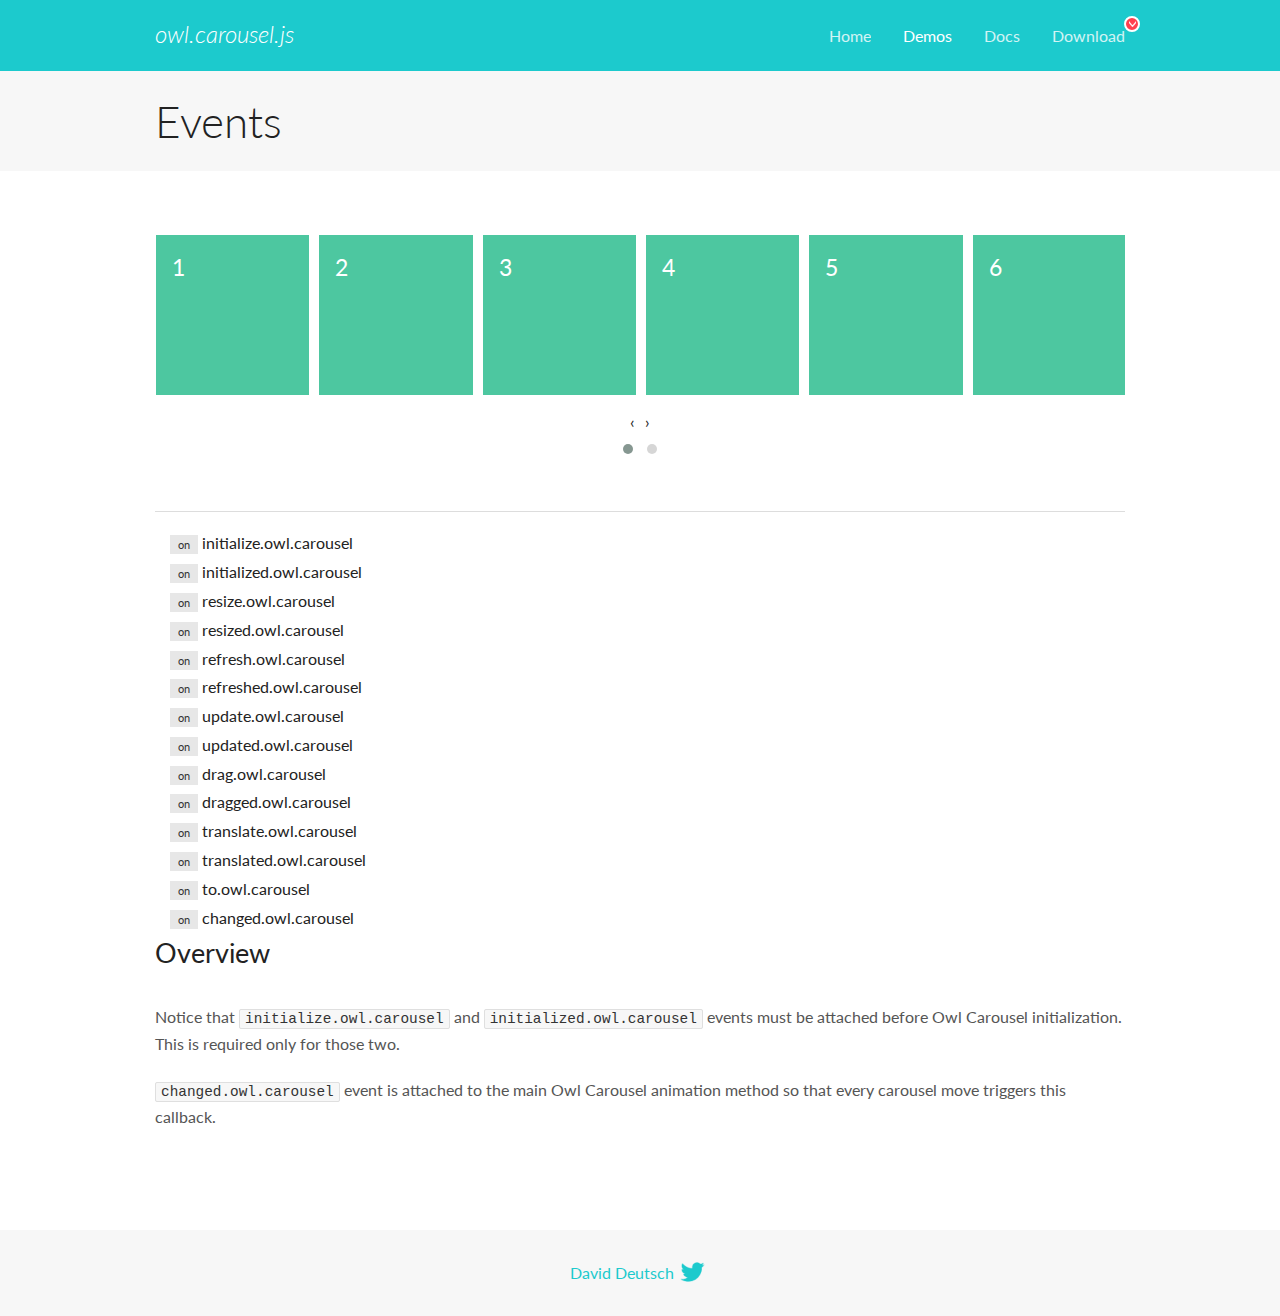
<file: js/OwlCarousel2-2.3.4/docs/demos/events.html>
<!DOCTYPE html>
<html lang="en">
  <head>

    <!-- head -->
    <meta charset="utf-8">
    <meta name="msapplication-tap-highlight" content="no" />
    <meta name="viewport" content="width=device-width, initial-scale=1.0" />
    <meta name="description" content="Events usage demo">
    <meta name="author" content="David Deutsch">
    <title>
      Events Demo | Owl Carousel | 2.3.4
    </title>

    <!-- Stylesheets -->
    <link href='https://fonts.googleapis.com/css?family=Lato:300,400,700,400italic,300italic' rel='stylesheet' type='text/css'>
    <link rel="stylesheet" href="../assets/css/docs.theme.min.css">

    <!-- Owl Stylesheets -->
    <link rel="stylesheet" href="../assets/owlcarousel/assets/owl.carousel.min.css">
    <link rel="stylesheet" href="../assets/owlcarousel/assets/owl.theme.default.min.css">

    <!-- HTML5 shim and Respond.js IE8 support of HTML5 elements and media queries -->

    <!--[if lt IE 9]>
      <script src="https://oss.maxcdn.com/libs/html5shiv/3.7.0/html5shiv.js"></script>
      <script src="https://oss.maxcdn.com/libs/respond.js/1.3.0/respond.min.js"></script>
    <![endif]-->

    <!-- Favicons -->
    <link rel="apple-touch-icon-precomposed" sizes="144x144" href="../assets/ico/apple-touch-icon-144-precomposed.png">
    <link rel="shortcut icon" href="../assets/ico/favicon.png">
    <link rel="shortcut icon" href="favicon.ico">

    <!-- Yeah i know js should not be in header. Its required for demos.-->

    <!-- javascript -->
    <script src="../assets/vendors/jquery.min.js"></script>
    <script src="../assets/owlcarousel/owl.carousel.js"></script>
  </head>
  <body>

    <!-- header -->
    <header class="header">
      <div class="row">
        <div class="large-12 columns">
          <div class="brand left">
            <h3>
              <a href="/OwlCarousel2/">owl.carousel.js</a> 
            </h3>
          </div>
          <a id="toggle-nav" class="right">
            <span></span> <span></span> <span></span> 
          </a> 
          <div class="nav-bar">
            <ul class="clearfix">
              <li> <a href="/OwlCarousel2/index.html">Home</a>  </li>
              <li class="active">
                <a href="/OwlCarousel2/demos/demos.html">Demos</a> 
              </li>
              <li> <a href="/OwlCarousel2/docs/started-welcome.html">Docs</a>  </li>
              <li>
                <a href="https://github.com/OwlCarousel2/OwlCarousel2/archive/2.3.4.zip">Download</a> 
                <span class="download"></span> 
              </li>
            </ul>
          </div>
        </div>
      </div>
    </header>

    <!-- title -->
    <section class="title">
      <div class="row">
        <div class="large-12 columns">
          <h1>Events</h1>
        </div>
      </div>
    </section>

    <!--  Demos -->
    <section id="demos">
      <div class="row">
        <div class="large-12 columns">
          <div class="owl-carousel owl-theme">
            <div class="item">
              <h4>1</h4>
            </div>
            <div class="item">
              <h4>2</h4>
            </div>
            <div class="item">
              <h4>3</h4>
            </div>
            <div class="item">
              <h4>4</h4>
            </div>
            <div class="item">
              <h4>5</h4>
            </div>
            <div class="item">
              <h4>6</h4>
            </div>
            <div class="item">
              <h4>7</h4>
            </div>
            <div class="item">
              <h4>8</h4>
            </div>
            <div class="item">
              <h4>9</h4>
            </div>
            <div class="item">
              <h4>10</h4>
            </div>
            <div class="item">
              <h4>11</h4>
            </div>
            <div class="item">
              <h4>12</h4>
            </div>
          </div>
          <hr>
          <div class="large-12 columns callbacks">
            <div><span class="label secondary initialize">on</span>  initialize.owl.carousel </div>
            <div><span class="label secondary initialized">on</span>  initialized.owl.carousel </div>
            <div><span class="label secondary resize">on</span>  resize.owl.carousel </div>
            <div><span class="label secondary resized">on</span>  resized.owl.carousel </div>
            <div><span class="label secondary refresh">on</span>  refresh.owl.carousel </div>
            <div><span class="label secondary refreshed">on</span>  refreshed.owl.carousel </div>
            <div><span class="label secondary update">on</span>  update.owl.carousel </div>
            <div><span class="label secondary updated">on</span>  updated.owl.carousel </div>
            <div><span class="label secondary drag">on</span>  drag.owl.carousel </div>
            <div><span class="label secondary dragged">on</span>  dragged.owl.carousel </div>
            <div><span class="label secondary translate">on</span>  translate.owl.carousel </div>
            <div><span class="label secondary translated">on</span>  translated.owl.carousel </div>
            <div><span class="label secondary to">on</span>  to.owl.carousel </div>
            <div><span class="label secondary changed">on</span>  changed.owl.carousel </div>
          </div>
          <h3 id="overview">Overview</h3>
          <p>Notice that <code>initialize.owl.carousel</code> and <code>initialized.owl.carousel</code> events must be attached before Owl Carousel initialization. This is required only for those two.</p>
          <p><code>changed.owl.carousel</code> event is attached to the main Owl Carousel animation method so that every carousel move triggers this callback.</p>
          <script>
            jQuery(document).ready(function($) {
              var owl = $('.owl-carousel');
              owl.on('initialize.owl.carousel initialized.owl.carousel ' +
                'initialize.owl.carousel initialize.owl.carousel ' +
                'resize.owl.carousel resized.owl.carousel ' +
                'refresh.owl.carousel refreshed.owl.carousel ' +
                'update.owl.carousel updated.owl.carousel ' +
                'drag.owl.carousel dragged.owl.carousel ' +
                'translate.owl.carousel translated.owl.carousel ' +
                'to.owl.carousel changed.owl.carousel',
                function(e) {
                  $('.' + e.type)
                    .removeClass('secondary')
                    .addClass('success');
                  window.setTimeout(function() {
                    $('.' + e.type)
                      .removeClass('success')
                      .addClass('secondary');
                  }, 500);
                });
              owl.owlCarousel({
                loop: true,
                nav: true,
                lazyLoad: true,
                margin: 10,
                video: true,
                responsive: {
                  0: {
                    items: 1
                  },
                  600: {
                    items: 3
                  },
                  960: {
                    items: 5,
                  },
                  1200: {
                    items: 6
                  }
                }
              });
            });
          </script>
        </div>
      </div>
    </section>

    <!-- footer -->
    <footer class="footer">
      <div class="row">
        <div class="large-12 columns">
          <h5>
            <a href="/OwlCarousel2/docs/support-contact.html">David Deutsch</a> 
            <a id="custom-tweet-button" href="https://twitter.com/share?url=https://github.com/OwlCarousel2/OwlCarousel2&text=Owl Carousel - This is so awesome! " target="_blank"></a> 
          </h5>
        </div>
      </div>
    </footer>

    <!-- vendors -->
    <script src="../assets/vendors/highlight.js"></script>
    <script src="../assets/js/app.js"></script>
  </body>
</html>
</file>
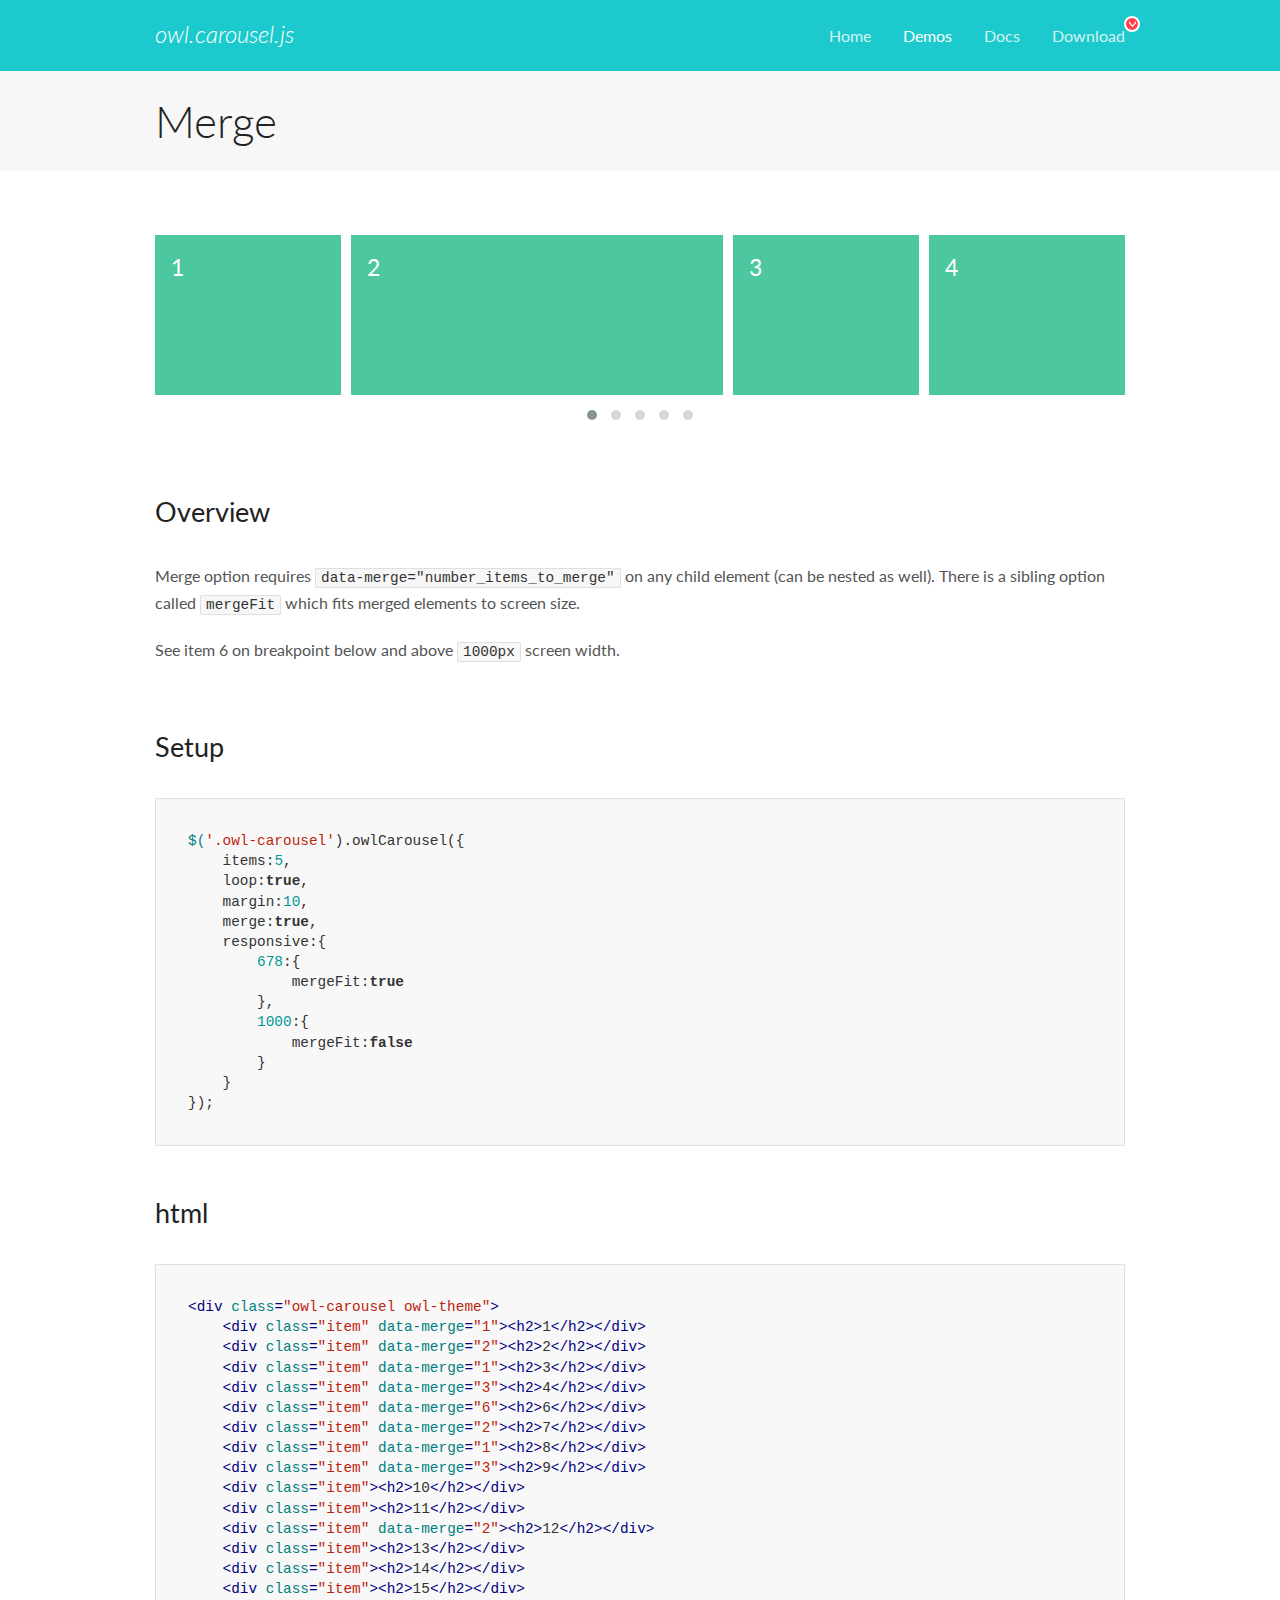
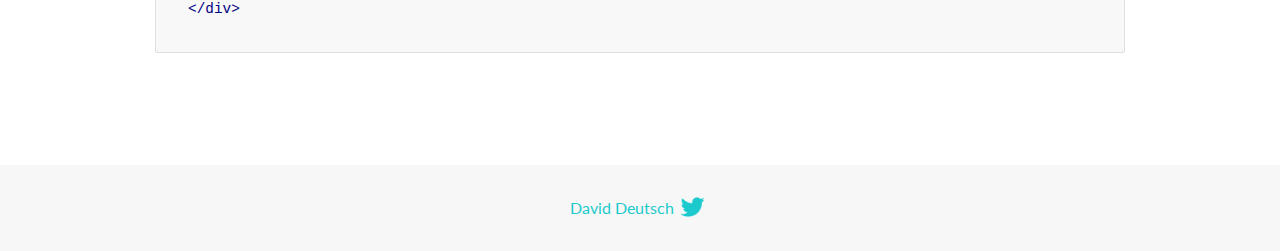
<file: js/OwlCarousel2-2.3.4/docs/demos/merge.html>
<!DOCTYPE html>
<html lang="en">
  <head>

    <!-- head -->
    <meta charset="utf-8">
    <meta name="msapplication-tap-highlight" content="no" />
    <meta name="viewport" content="width=device-width, initial-scale=1.0" />
    <meta name="description" content="Merge Items">
    <meta name="author" content="David Deutsch">
    <title>
      Merge Demo | Owl Carousel | 2.3.4
    </title>

    <!-- Stylesheets -->
    <link href='https://fonts.googleapis.com/css?family=Lato:300,400,700,400italic,300italic' rel='stylesheet' type='text/css'>
    <link rel="stylesheet" href="../assets/css/docs.theme.min.css">

    <!-- Owl Stylesheets -->
    <link rel="stylesheet" href="../assets/owlcarousel/assets/owl.carousel.min.css">
    <link rel="stylesheet" href="../assets/owlcarousel/assets/owl.theme.default.min.css">

    <!-- HTML5 shim and Respond.js IE8 support of HTML5 elements and media queries -->

    <!--[if lt IE 9]>
      <script src="https://oss.maxcdn.com/libs/html5shiv/3.7.0/html5shiv.js"></script>
      <script src="https://oss.maxcdn.com/libs/respond.js/1.3.0/respond.min.js"></script>
    <![endif]-->

    <!-- Favicons -->
    <link rel="apple-touch-icon-precomposed" sizes="144x144" href="../assets/ico/apple-touch-icon-144-precomposed.png">
    <link rel="shortcut icon" href="../assets/ico/favicon.png">
    <link rel="shortcut icon" href="favicon.ico">

    <!-- Yeah i know js should not be in header. Its required for demos.-->

    <!-- javascript -->
    <script src="../assets/vendors/jquery.min.js"></script>
    <script src="../assets/owlcarousel/owl.carousel.js"></script>
  </head>
  <body>

    <!-- header -->
    <header class="header">
      <div class="row">
        <div class="large-12 columns">
          <div class="brand left">
            <h3>
              <a href="/OwlCarousel2/">owl.carousel.js</a> 
            </h3>
          </div>
          <a id="toggle-nav" class="right">
            <span></span> <span></span> <span></span> 
          </a> 
          <div class="nav-bar">
            <ul class="clearfix">
              <li> <a href="/OwlCarousel2/index.html">Home</a>  </li>
              <li class="active">
                <a href="/OwlCarousel2/demos/demos.html">Demos</a> 
              </li>
              <li> <a href="/OwlCarousel2/docs/started-welcome.html">Docs</a>  </li>
              <li>
                <a href="https://github.com/OwlCarousel2/OwlCarousel2/archive/2.3.4.zip">Download</a> 
                <span class="download"></span> 
              </li>
            </ul>
          </div>
        </div>
      </div>
    </header>

    <!-- title -->
    <section class="title">
      <div class="row">
        <div class="large-12 columns">
          <h1>Merge</h1>
        </div>
      </div>
    </section>

    <!--  Demos -->
    <section id="demos">
      <div class="row">
        <div class="large-12 columns">
          <div class="owl-carousel owl-theme">
            <div class="item" data-merge="1">
              <h4>1</h4>
            </div>
            <div class="item" data-merge="2">
              <h4>2</h4>
            </div>
            <div class="item" data-merge="1">
              <h4>3</h4>
            </div>
            <div class="item" data-merge="3">
              <h4>4</h4>
            </div>
            <div class="item" data-merge="6">
              <h4>6</h4>
            </div>
            <div class="item" data-merge="2">
              <h4>7</h4>
            </div>
            <div class="item" data-merge="1">
              <h4>8</h4>
            </div>
            <div class="item" data-merge="3">
              <h4>9</h4>
            </div>
            <div class="item">
              <h4>10</h4>
            </div>
            <div class="item">
              <h4>11</h4>
            </div>
            <div class="item" data-merge="2">
              <h4>12</h4>
            </div>
            <div class="item">
              <h4>13</h4>
            </div>
            <div class="item">
              <h4>14</h4>
            </div>
            <div class="item">
              <h4>15</h4>
            </div>
          </div>
          <h3 id="overview">Overview</h3>
          <p>Merge option requires <code>data-merge=&quot;number_items_to_merge&quot;</code> on any child element (can be nested as well). There is a sibling option called <code>mergeFit</code> which fits merged elements to screen size. </p>
          <p>See item 6 on breakpoint below and above <code>1000px</code> screen width.</p>
          <h3 id="setup">Setup</h3>
          <pre><code>$(&#39;.owl-carousel&#39;).owlCarousel({
    items:5,
    loop:true,
    margin:10,
    merge:true,
    responsive:{
        678:{
            mergeFit:true
        },
        1000:{
            mergeFit:false
        }
    }
});</code></pre>
          <h3 id="html">html</h3>
          <pre><code>&lt;div class=&quot;owl-carousel owl-theme&quot;&gt;
    &lt;div class=&quot;item&quot; data-merge=&quot;1&quot;&gt;&lt;h2&gt;1&lt;/h2&gt;&lt;/div&gt;
    &lt;div class=&quot;item&quot; data-merge=&quot;2&quot;&gt;&lt;h2&gt;2&lt;/h2&gt;&lt;/div&gt;
    &lt;div class=&quot;item&quot; data-merge=&quot;1&quot;&gt;&lt;h2&gt;3&lt;/h2&gt;&lt;/div&gt;
    &lt;div class=&quot;item&quot; data-merge=&quot;3&quot;&gt;&lt;h2&gt;4&lt;/h2&gt;&lt;/div&gt;
    &lt;div class=&quot;item&quot; data-merge=&quot;6&quot;&gt;&lt;h2&gt;6&lt;/h2&gt;&lt;/div&gt;
    &lt;div class=&quot;item&quot; data-merge=&quot;2&quot;&gt;&lt;h2&gt;7&lt;/h2&gt;&lt;/div&gt;
    &lt;div class=&quot;item&quot; data-merge=&quot;1&quot;&gt;&lt;h2&gt;8&lt;/h2&gt;&lt;/div&gt;
    &lt;div class=&quot;item&quot; data-merge=&quot;3&quot;&gt;&lt;h2&gt;9&lt;/h2&gt;&lt;/div&gt;
    &lt;div class=&quot;item&quot;&gt;&lt;h2&gt;10&lt;/h2&gt;&lt;/div&gt;
    &lt;div class=&quot;item&quot;&gt;&lt;h2&gt;11&lt;/h2&gt;&lt;/div&gt;
    &lt;div class=&quot;item&quot; data-merge=&quot;2&quot;&gt;&lt;h2&gt;12&lt;/h2&gt;&lt;/div&gt;
    &lt;div class=&quot;item&quot;&gt;&lt;h2&gt;13&lt;/h2&gt;&lt;/div&gt;
    &lt;div class=&quot;item&quot;&gt;&lt;h2&gt;14&lt;/h2&gt;&lt;/div&gt;
    &lt;div class=&quot;item&quot;&gt;&lt;h2&gt;15&lt;/h2&gt;&lt;/div&gt;
&lt;/div&gt;</code></pre>
          <script>
            $(document).ready(function() {
              $('.owl-carousel').owlCarousel({
                items: 5,
                loop: true,
                margin: 10,
                merge: true,
                responsive: {
                  678: {
                    mergeFit: true
                  },
                  1000: {
                    mergeFit: false
                  }
                }
              });
            })
          </script>
        </div>
      </div>
    </section>

    <!-- footer -->
    <footer class="footer">
      <div class="row">
        <div class="large-12 columns">
          <h5>
            <a href="/OwlCarousel2/docs/support-contact.html">David Deutsch</a> 
            <a id="custom-tweet-button" href="https://twitter.com/share?url=https://github.com/OwlCarousel2/OwlCarousel2&text=Owl Carousel - This is so awesome! " target="_blank"></a> 
          </h5>
        </div>
      </div>
    </footer>

    <!-- vendors -->
    <script src="../assets/vendors/highlight.js"></script>
    <script src="../assets/js/app.js"></script>
  </body>
</html>
</file>
<file: estilos/estilos.css>
html {scroll-behavior: smooth;}
body{padding:0;margin:0;box-sizing: border-box; background-color: #FFFFFF;}
a,p,h1,h2,h3,span,select,input,textarea,label,li{font-family: 'Exo', sans-serif;}


:root {
    --auxiliar: #000000;
    --primario: #5ce1e6;
    --secundario: #ff66c4;
    --terciario: #ffde59;
    --blanco:#ffffff;
    --texto: #3A3840;
    -gris: #a6a6a6;
}

.pt-30{
        padding-top: 30px;
}

.mb-10{
        margin-bottom: 10px !important;
}

.mt-0{
        margin-top: 0px;
}

.mt-40{
        margin-top: 40px;
}

.mb-30{
        margin-bottom: 30px !important;
}

.mb-40{
        margin-bottom: 40px !important;
}

.border-box{
        box-sizing: border-box;
}

.full-w{
        width: 100%;
}

.w-360{
        max-width: 360px;
        width: 100%;
}

.small-w{

        max-width: 300px;
        width: 100%;
        margin: 0 auto;
}

.content_medium{
        width:820px;
        margin-right: auto;
        margin-left: auto;
}

.content_large{
        max-width:960px;
        width: 100%;
        margin-right: auto;
        margin-left: auto;
}



header{
    width:100%;
    height: auto;
    align-items: center;
    position: absolute;
    top:0;
    z-index: 30;
    transition-duration: 0.3s;
    transition-timing-function: cubic-bezier(0.01, 1.01, 0.18, 0.98);
    transition-delay: 0s;
    background-color: var(--auxiliar);
}

header div.flex_container {
    display: flex;
    flex-wrap: wrap;
    justify-content: space-between;
    align-items: center;
    align-content: flex-start;
    width: 1280px;
    flex-direction: row;
    margin: 0 auto;
}

header div.flex_container div {
    height: 55px;
    margin: 5px;
    display: flex;
    flex-direction: column;
    justify-content: space-around;
    align-items: center;
}

header div.flex_container div#logo_content{
    width: 170px;    
}

header div.flex_container div#logo_content a{
    width: 100%;
    height: 100%;
    display: block;  
}

header div.flex_container div#logo_content h1 {
    background: url(../images/logo_bringo.png) no-repeat;
    background-size: 146px;
    font-size: 0;
    margin: 0;
    display: block;
    width: 155px;
    background-position: 50%;
    height: 55px;
}

.menu_mobile{
     display: none;
}

header div.flex_container .content_download{
    width: 378px;
    align-items: flex-start;
}

header div.flex_container .content_download a{
    border-radius: 3px;
    background-color: var(--primario);
    padding: 5px 13px;
    text-decoration: none;
    color: var(--blanco);
}

header div.flex_container div.content_nav{
    width: 406px;
}

header div.flex_container div.content_nav nav ul {
    display: flex;
    align-items: center;
    padding:0;
    margin:0;
    width: auto;
}

header div.flex_container div.content_nav nav ul li{
    list-style: none;
    margin-left: 10px;
}


header div.flex_container div.content_nav nav ul li a{
     font-family: 'Exo', sans-serif;
     color: var(--blanco);
     font-size: 1rem;
     text-decoration: none;
}

header .menu_mobile .content_header_mobile{
    position: relative;
    width: 100%; 
    padding: 20px 0; 
    z-index: 20; 
}

header .menu_mobile .content_header_mobile .content_btn-burger{
    position: absolute;
    top: 20px;
    left: 20px;
}

header .menu_mobile .content_header_mobile #content-logo_mobile{
    width: 220px;
    text-align: center;
    margin: 0 auto;   
}

header .menu_mobile .content_header_mobile #content-logo_mobile a{
    width: 100%;
    height: 100%;
    display: block;   
}

header .menu_mobile .content_header_mobile #content-logo_mobile h1{
    background: url(../images/logo_bringo.png) no-repeat;
    background-size: 146px;
    font-size: 0;
    width: 100%;
    background-position: 50%;
    height: 55px;
} 

header .menu_mobile .content_nav_mobile{
    position: fixed;
    top: -100vh;
    visibility: hidden;
    z-index: 18;
    width: 100%;
    height: 100vh;
    background-color: var(--auxiliar);
    visibility: hidden;
    transition-duration: 0.3s;
    transition-timing-function: cubic-bezier(0.01, 1.01, 0.18, 0.98);
    transition-delay: 0s;
}

header .menu_mobile .content_nav_mobile ul {
  display: flex;
  flex-direction: column;
  flex-wrap: nowrap;
  justify-content: center;
  align-items: stretch;
  align-content: stretch;
  height: 100%;
  padding: 0 20px;
}

header .menu_mobile .content_nav_mobile ul li {
  display: block;
  flex-grow: 0;
  flex-shrink: 1;
  flex-basis: auto;
  align-self: auto;
  order: 0;
  text-align: center;
  padding: 1.25rem;
  border-bottom: 0.125rem solid var(--blanco);
}

header .menu_mobile .content_nav_mobile ul li:last-of-type{
   border-bottom: 0px solid var(--terciario);     
}

header .menu_mobile .content_nav_mobile ul li a{
        color: var(--blanco);
        text-decoration: none;
        font-size: 1.5rem;
}


main{
  max-width: 1280px;
  width: 100%;
  padding: 0px 20px;
  text-align: center;
  margin: 0 auto;
}

main section{
        margin-bottom: 60px;
}

.main{
  max-width: 1280px;
  width: 100%;
  padding: 0px 20px;
  text-align: center;
  margin: 0 auto;
}

.main section{
        margin-bottom: 60px;
}

section h1{
        font-size: 1.875rem;
        line-height: 2.125rem;
        color: var(--texto);
        font-family: 'Exo', sans-serif;
}

h1 .partUno{color: var(--primario)}
h1 .partDos{color: var(--secundario)}
h1 .partTres{color: var(--terciario)}
h1 .partCuatro{color: var(--auxiliar)}

section h2{
        font-size: 2.25rem;
        line-height: 2.25rem;
        color: var(--texto);
        font-family: 'Exo', sans-serif;
}

.items_center{
        justify-content: space-around;
        flex-direction: row;
}

.d-flex{
    display: flex;    
}


.text-description{
        font-size: 1.125rem;
        line-height: 1.3125rem;
        color: var(--texto);
}

.text-bold{
        font-family: 'Exo', sans-serif;
        font-size: 1.25rem;
        line-height: 1.4375rem;
        color: #3A3840;
        margin-bottom: 5px;
}

.title-small{
        font-size: 1rem;
        line-height: 1.125rem;
        text-align: center;
        color: #3A3840;
        margin: 0px;
        font-family: 'Exo', sans-serif;
        margin-bottom: 5px;
        margin-top: 15px;
}

.text-small{
        font-size: 0.875rem;
        line-height: 1rem;
        text-align: center;
        color: #3A3840;
        margin: 0px;
}

.block_items{
        width: 220px;
}

.slider_items .block_items img{
        width: auto;
        margin: 0 auto;
}

.tabsButton {
    width: 100%;
    max-width: 690px;
    margin: 0 auto;
}

.tabsButton .tablinks{
        width: 213px;
        height: 46px;
        color: var(--texto);
        font-size: 1.25rem;
        font-family: 'Exo', sans-serif;
        line-height: 1.4375rem;
        border: none;
        cursor: pointer;
        margin-bottom: 15px;
}

.tabsButton .tablinks.active{
        width: 213px;
        height: 46px;
        font-size: 1.25rem;
        font-family: 'Exo', sans-serif;
        line-height: 1.4375rem;
        cursor: auto;
}

.tabsButton .tablinks.oneColor.active{
        background: #5ce1e65e;
        border-bottom: 4px solid var(--primario) !important;
        color: #4A397E;
}

.tabsButton .tablinks.twoColor.active{
        background: #ff66c45e;
        border-bottom: 4px solid var(--secundario) !important;
        color: #4A397E;
}

.tabsButton .tablinks.threeColor.active{
        background: #ffde595e;
        border-bottom: 4px solid var(--terciario) !important;
        color: #4A397E;
}

.tabcontent{
        text-align: left;
}

.tabcontent .text-small,.tabcontent  .title-small{
        text-align: left;
}

#pedidos.tabcontent > div{
    display: flex;
    flex-direction: row;
    flex-wrap: nowrap;
    align-content: space-around;
    justify-content: space-between;
    align-items: center;
}

#pedidos.tabcontent > div div:nth-of-type(1){
    width: 40%;
    padding-right: 20px;
} 

#pedidos.tabcontent > div div:nth-of-type(1) img{
    width: 100%;
}

.pf-description{
        font-size: 1.125rem;
        line-height: 1.3125rem;
        color: #3A3840;   
        margin: 0 0 7px;  
}

.pf-description .bold_zona-text{
    font-weight: 800;
    font-family: 'Exo', sans-serif;
}

.content_contacto{
        background-color: var(--blanco);
        padding: 30px 20px;
}

#contacto form{
        margin-top: 2.1875rem;
}

#contacto form .block_input{
        position: relative;
        padding: 5px;
        box-sizing: border-box;
        max-width: 486px;
        width: 100%;
        height: 48px;
        background: #FFFFFF;
        margin: 0 auto 1.25rem;
        border-bottom: 2px solid #E9B818;
        transition-duration: 0.3s;
        transition-timing-function: cubic-bezier(0.01, 1.01, 0.18, 0.98);
        transition-delay: 0s;
}

#contacto form .block_input.active{
        border-bottom: 3px solid #E9B818;
}

.element_textarea{
        height: 94px !important;
}

#contacto form .block_input input,#contacto form .block_input textarea{
        box-sizing: border-box;
        width: 100%;
        height: 30px;
        border: none;
        background-color: transparent;
        font-size: 1rem;
        line-height: 1.125rem;
        color: #696877;
        margin-top: 10px;
        padding-left: 6px;
        outline: none;
}

#contacto form .block_input.element_textarea textarea{
        height: 70px;     
}

#contacto form .block_input.element_textarea textarea::-webkit-scrollbar {
  width: 6px;
}

/* Track */
#contacto form .block_input.element_textarea textarea::-webkit-scrollbar-track {
  background: #f1f1f1; 
}
 
/* Handle */
#contacto form .block_input.element_textarea textarea::-webkit-scrollbar-thumb {
  background: #888;
  border-radius: 6px;
}

/* Handle on hover */
#contacto form .block_input.element_textarea textarea::-webkit-scrollbar-thumb:hover {
  background: #555; 
}

#contacto form .block_input label{
        position: absolute;
        left: 10px;
        top: 5px;
        font-size: 0.75rem;
        line-height: 0.875rem;
        color: #4A397E;
        transition-timing-function: cubic-bezier(.17,.67,.83,.67); 
}

#contacto form .block_input.error{
      border-bottom: 2px solid #C8444A;  
}

#contacto form .block_input.error label{
      color: #C8444A;  
}

#contacto form .block_input.error:after{
      content: 'El campo es obligatorio';
      display: block;
      color: #C8444A;
      text-align: left;
      font-family: 'Exo', sans-serif;
      font-size: 0.75rem;
      line-height: 0.875rem;
      margin-top: 4px;

}



#contacto form #btnForm{
        width: 81px;
        height: 32px;   
        background-color: #4A397E;
        border-radius: 3px;
        color: #fff;
        font-size: 0.875rem;
        line-height: 1rem;
        font-family: 'Exo', sans-serif;
        text-align: center;
        text-transform: uppercase;
        border: 0;
        cursor: pointer;
}

/*Custom slider*/


.align-left{
        text-align: left;
}

.align-center{
        text-align: center;
}

.full-vw{
        width: 100vw !important;
}

.owl-theme .owl-dots .owl-dot.active span, .owl-theme .owl-dots .owl-dot:hover span {
    background: var(--primario);
}

.owl-theme .owl-dots .owl-dot span {
    background: var(--secundario);
}


footer{
    background-color: var(--auxiliar);
    padding: 20px;
    text-align: center;
}

footer p{
    color: var(--blanco);
    font-size: 0.875rem;
    font-family: 'Exo', sans-serif;
}

footer p a{
    font-size: 0.875rem;
    text-decoration: none;
    color: var(--blanco);
    font-family: 'Exo', sans-serif;
}

footer p:last-of-type a{
        text-decoration: underline;
}

.notification_contact{
        background-color: #43ad76;
        height: 44px;
        width: 50%;
        border-radius: 3px;
        text-align: left;
        margin: 0 auto;
        display: flex;
        align-items: center;
        padding: 0 20px;
        box-sizing: border-box;
        margin-top: 30px;
}

.notification_contact p{
        color: #fff;
}

#legalesBringo div p > a{
        text-decoration: underline;
        color: var(--primario);
}

.desplegable{
    overflow: hidden;
    height: auto;  
    margin-top: 1rem; 
}

.desplegable .itemTitle{
    text-align: left;
    padding: 0 0 1rem;
}

.desplegable .itemTitle p{
    cursor: pointer;
    color: #362768;
    font-size: 1.25rem;
    line-height: 1.375rem;
    font-family: 'Exo', sans-serif;
    display: inline;
}

.desplegable .itemTitle img{
    display: inline;   
    transform: rotate(0deg);
    transition-duration: 0.3s;
    transition-timing-function: cubic-bezier(0.01, 1.01, 0.18, 0.98);
    transition-delay: 0s;
}

.desplegable.open .itemTitle img{
    display: inline;   
    transform: rotate(180deg);
}

.desplegable > p{
   color: #3A3840;
   font-size: 0rem;
   line-height: 0rem;
   font-family: 'Exo', sans-serif;
}

.desplegable.open > p{
   font-size: 1rem;
   line-height: 1.1875rem;
}

.open{
      height: 100%; 
}

.ScrollTopBtn{
        position: fixed;
        bottom: 30px;
        right: 20px;
        background-color: var(--primario);
        width: 45px;
        height: 45px;
        border-radius: 100%;
        text-align: center;
        display: none;
        align-items: center;
        cursor: pointer;
}

.ScrollTopBtn.active{ 
        display: flex;
}

.ScrollTopBtn a{
        width: 100%;
}

.social_media_icons{
    width: 100%;
    padding: 0px 20px;
    box-sizing: border-box;
    text-align: center;
    margin-bottom: 20px;
}

.social_media_icons h3{
    color: var(--blanco);
    margin: 0;
}

.social_media_icons ul{
    margin: 0;
    padding: 0;
    display: flex;
    justify-content: center;
    flex-wrap: nowrap;
    align-content: space-around;
    align-items: center;
}

.social_media_icons ul li:first-child{
    height: 22px;  
}

.social_media_icons ul li{
    display: inline-block;
    padding: 0 7px;
    height: 30px;
}
.social_media_icons ul li a .st0{fill:var(--blanco);width: 30px;height: 30px;}


@media screen and (max-width: 1280px){
        #inicioBringo div.flex_container{
                width: 100%;
        }

        .menu_mobile{
                display: block !important;
        }

        #menu-closed{
        display: none;
        }


        header div.flex_container{
                display: none;
        }
}


@media screen and (max-width: 960px){
    .content_medium {
        width: 100%;
    }

    .tabsButton .tablinks{
            width: 100%;
    }

    .tabsButton .tablinks.active{
            width: 100%;
    }

    .d-flex {
        flex-direction: column;
    }

    .block_items {
        width: 100%;
    }

    #inicioBringo div.flex_container{
            
    }

    main section {
        margin-bottom: 0px;
    }

    section h2 {
        font-size: 1.75rem;
    }

    section.content_contacto{
            margin-top: 40px;
    }
    .tabcontent{
        max-width: 690px;
        margin: 0 auto;
    }

    #cobertura.tabcontent > div{
        display: block;
    }

    #cobertura.tabcontent > div div:nth-of-type(1){
        width: 100%;
        padding-right: 0px;
        margin-bottom: 20px;
    }
}

@media screen and (max-width: 480px){
    #contacto img:nth-of-type(1){
        width: 100%;
    }
    #contacto p:nth-of-type(1){

    }
    #contacto p:nth-of-type(2) span{
        font-size: 18px;
    }

}
</file>
